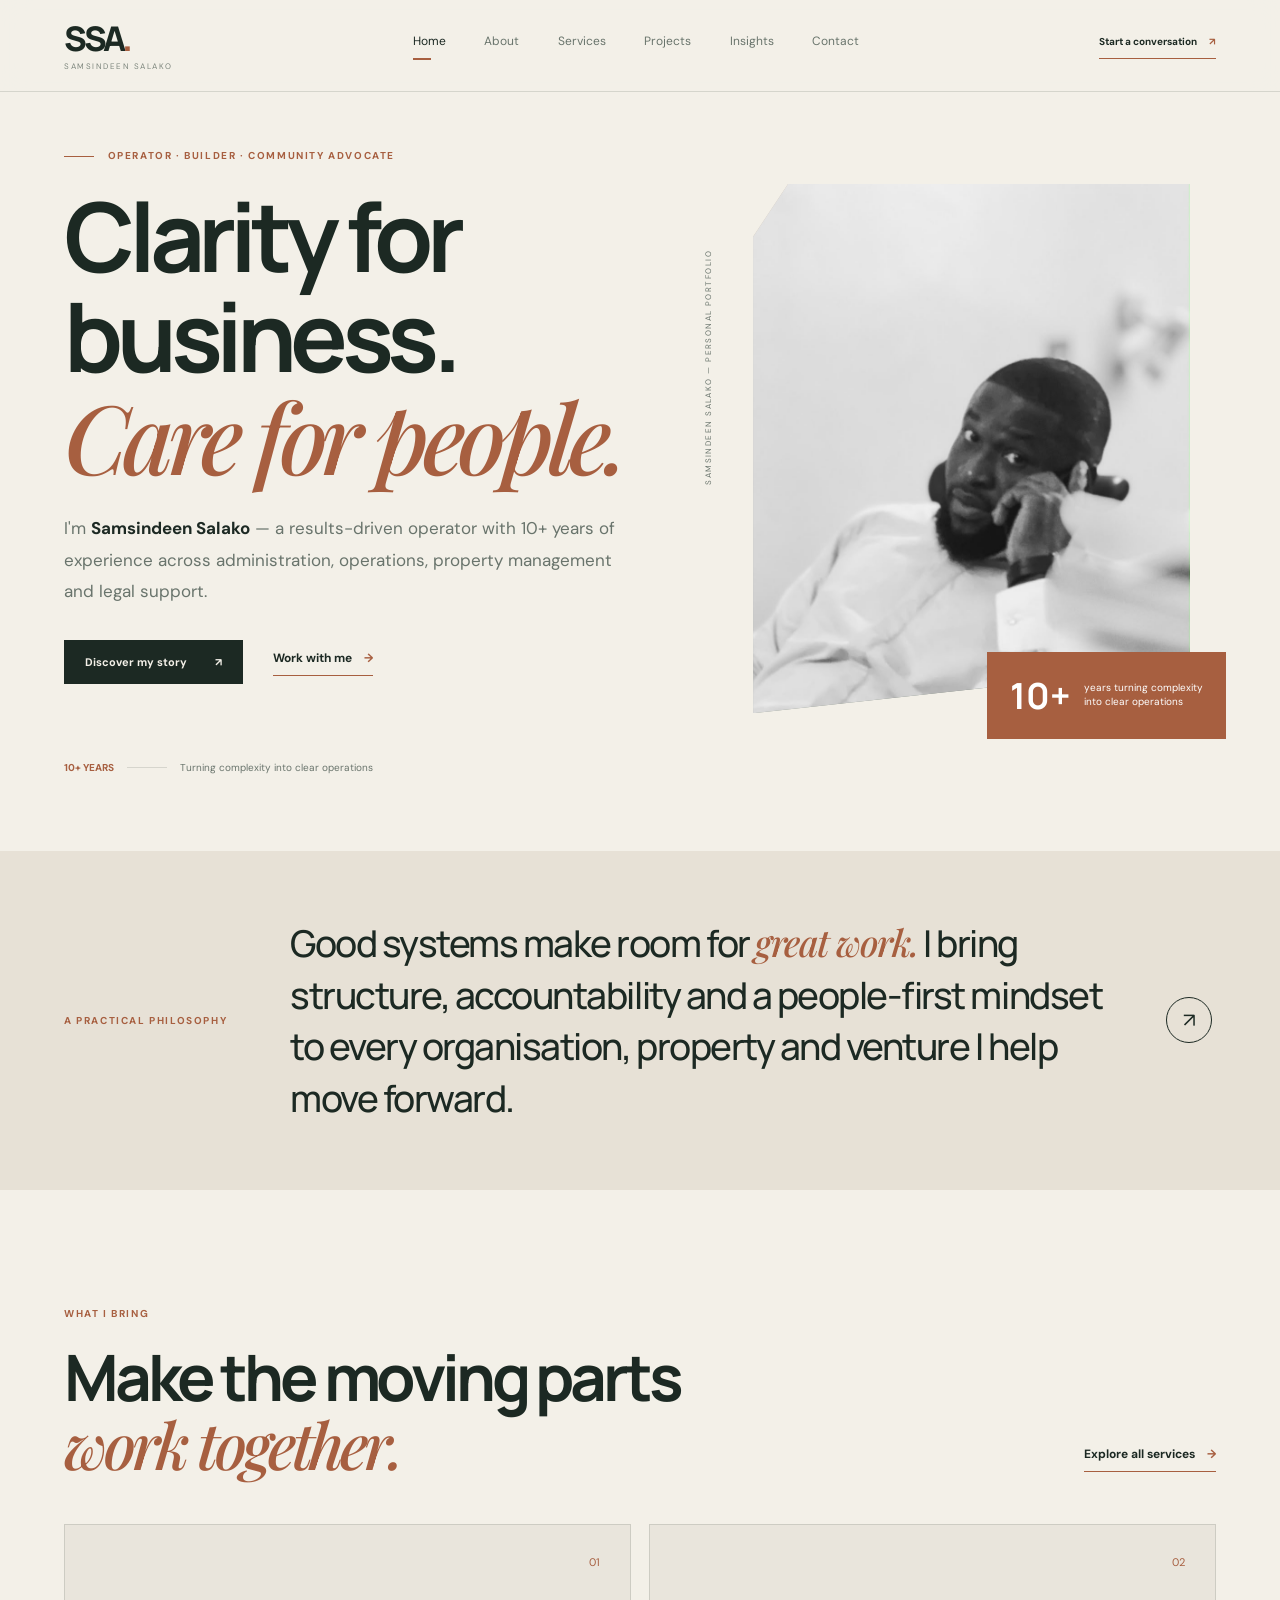
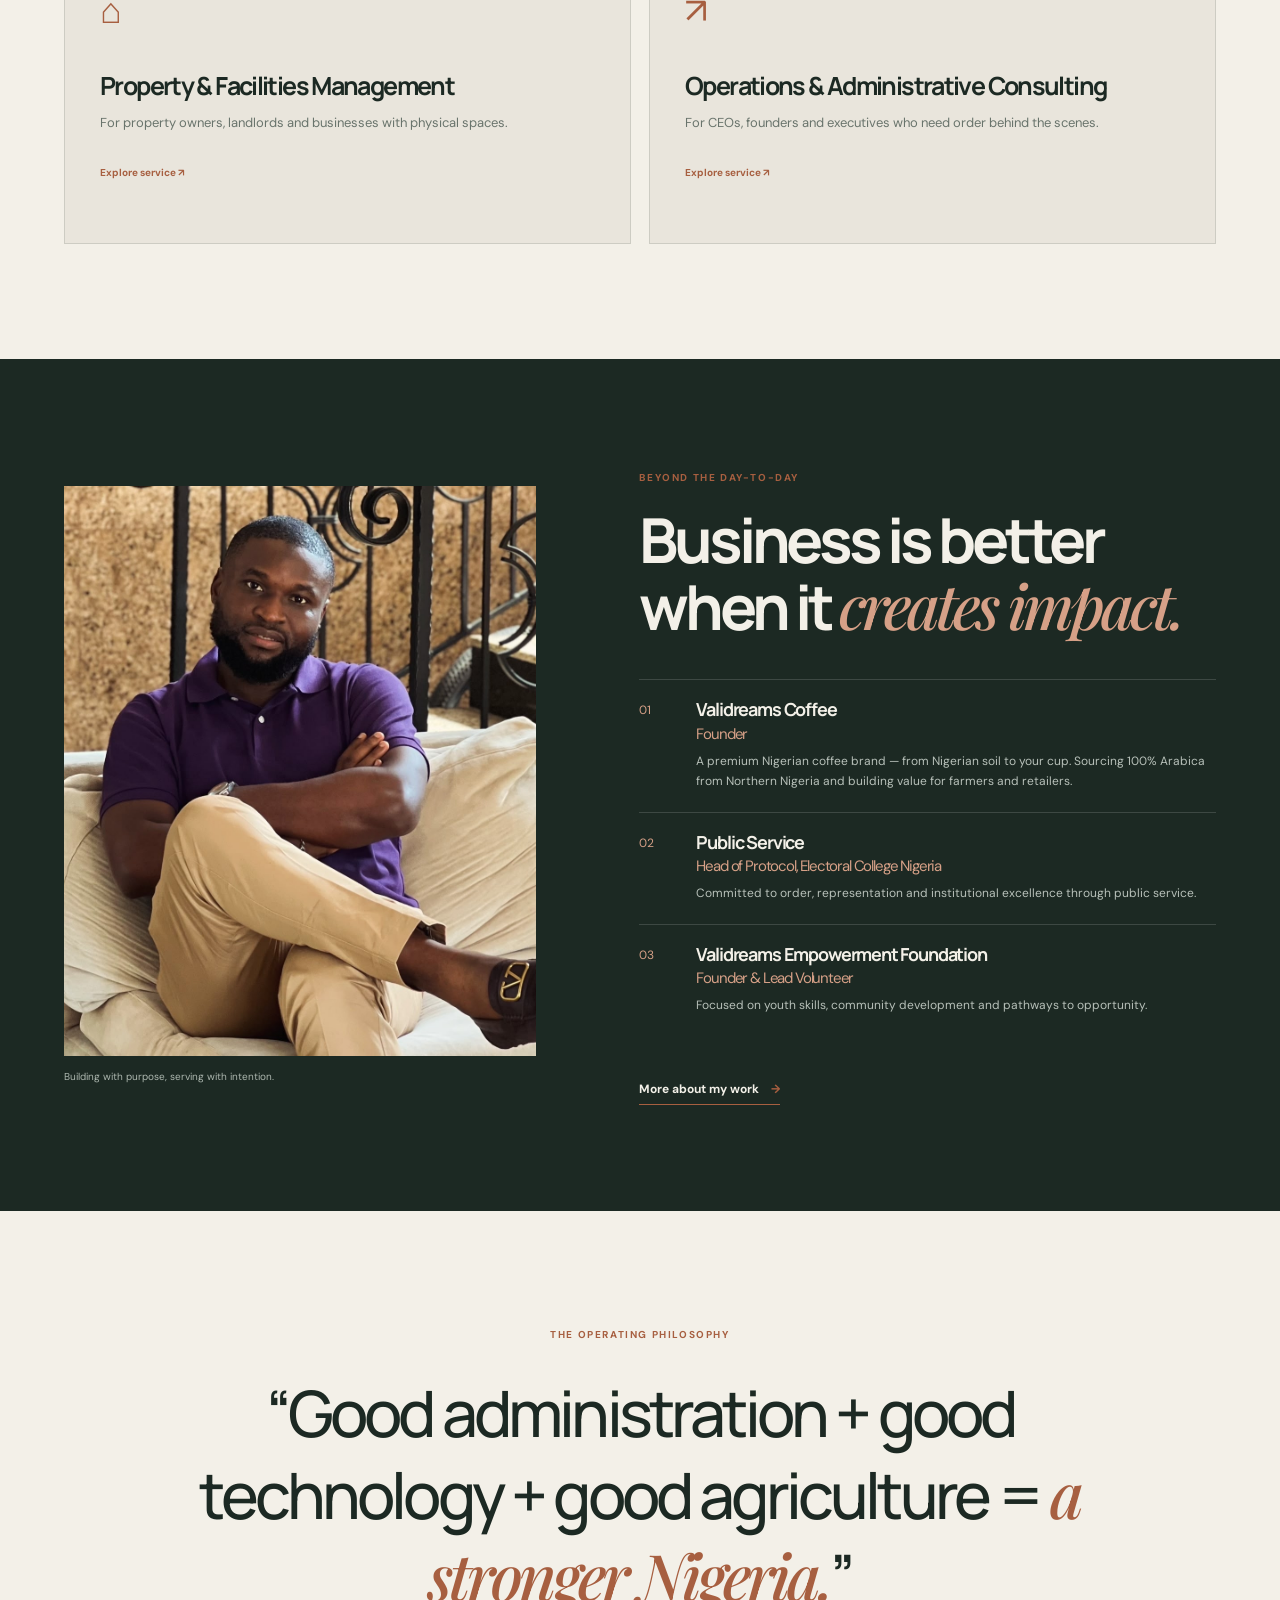
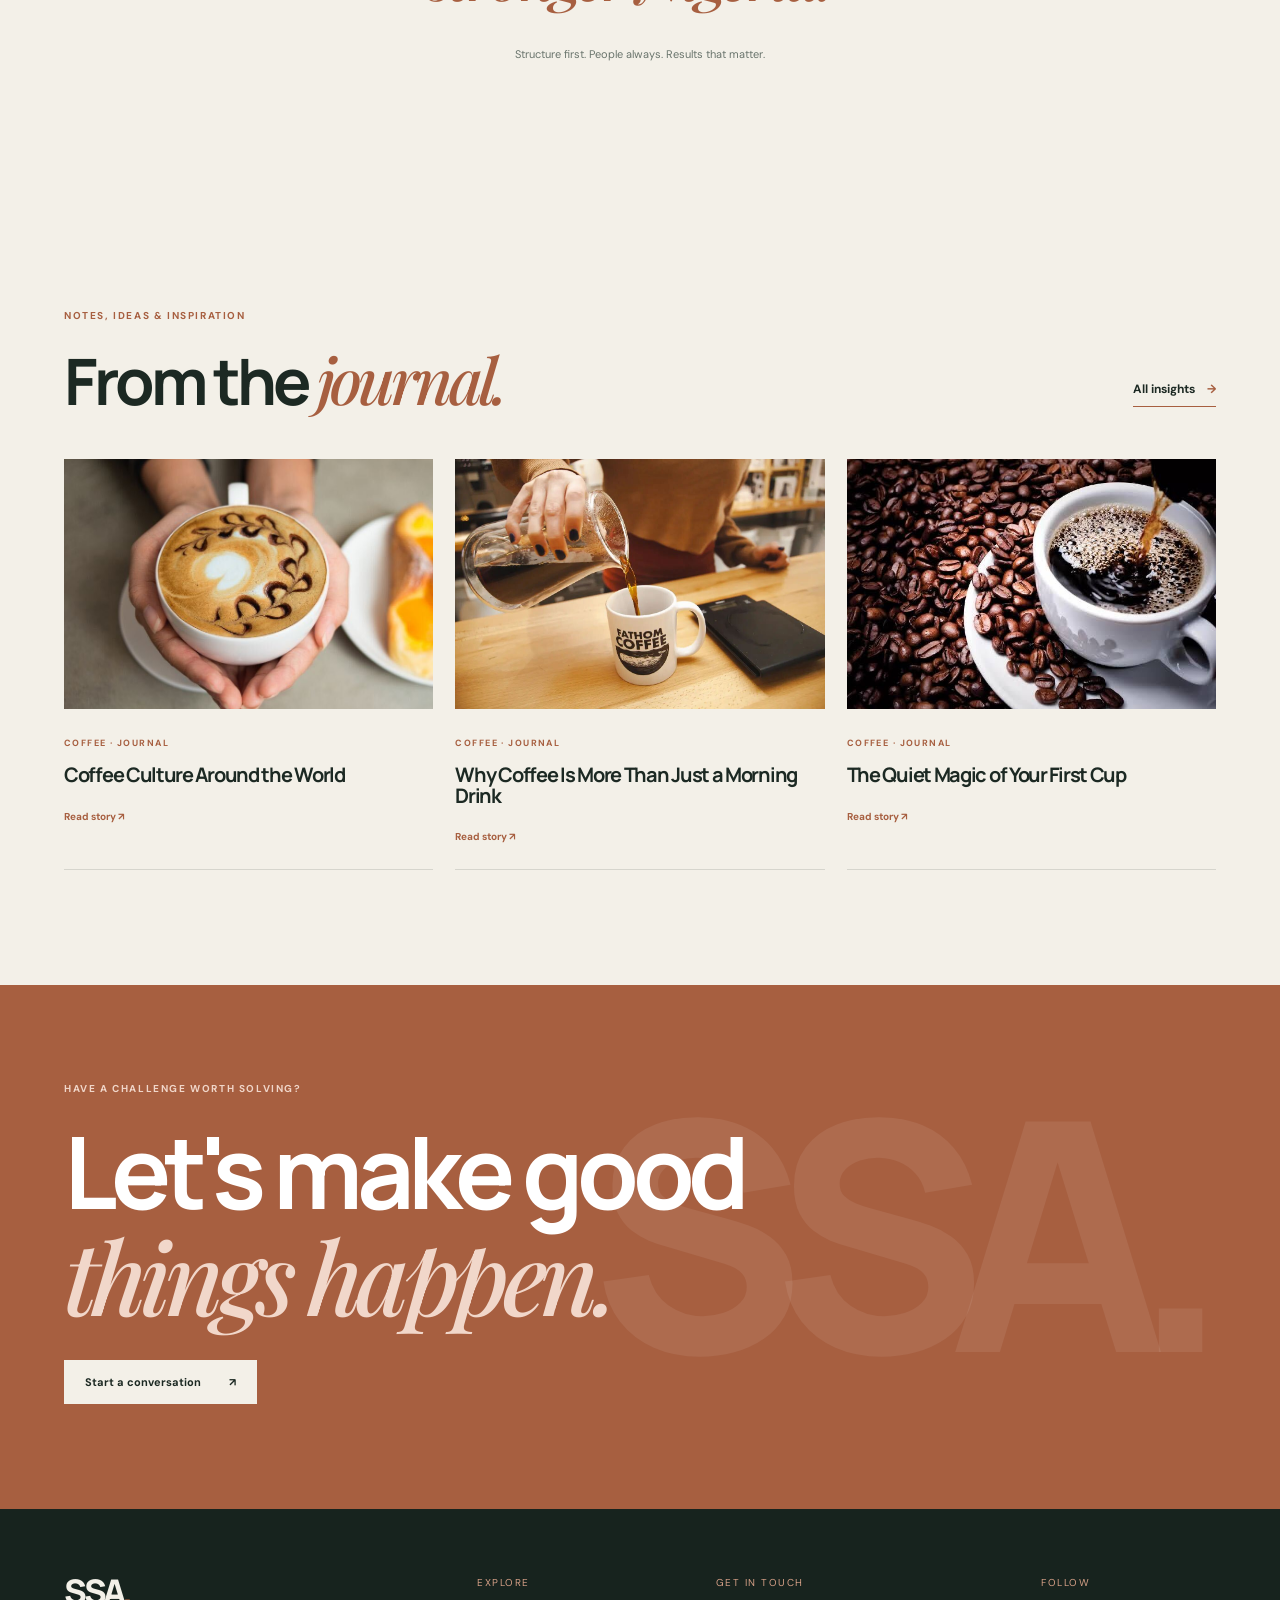
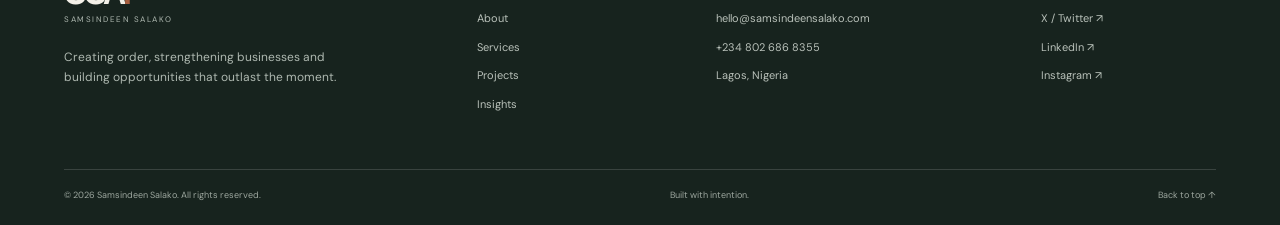
<file: index.html>
<!doctype html>
<html lang="en">
<head>
    <meta charset="utf-8">
    <meta name="viewport" content="width=device-width, initial-scale=1">
    <meta name="description" content="Samsindeen Salako — business operations, property management, consulting and community impact.">
    <title>Samsindeen Salako — Operator, Builder, Community Advocate</title>
    <link rel="preconnect" href="https://fonts.googleapis.com">
    <link rel="preconnect" href="https://fonts.gstatic.com" crossorigin>
    <link href="https://fonts.googleapis.com/css2?family=DM+Sans:wght@400;500;600;700&family=Manrope:wght@400;500;600;700;800&family=Playfair+Display:ital,wght@0,500;0,600;1,500&display=swap" rel="stylesheet">
    <link rel="stylesheet" href="css/style.css">
</head>
<body id="top">
<header class="site-header">
    <a class="brand" href="index.html" aria-label="Samsindeen Salako home">
        <span class="brand-mark">SSA<span>.</span></span>
        <span class="brand-caption">SAMSINDEEN SALAKO</span>
    </a>

    <button class="menu-toggle" type="button" aria-label="Toggle navigation" aria-expanded="false">
        <span></span><span></span>
    </button>

    <nav class="main-nav" aria-label="Main navigation">
                    <a
                href="index.html"
                class="active"
                aria-current="page"            >Home</a>
                    <a
                href="about.html"
                class=""
                            >About</a>
                    <a
                href="services.html"
                class=""
                            >Services</a>
                    <a
                href="projects.html"
                class=""
                            >Projects</a>
                    <a
                href="insights.html"
                class=""
                            >Insights</a>
                    <a
                href="contact.html"
                class=""
                            >Contact</a>
            </nav>

    <a class="header-cta" href="contact.html">Start a conversation <span>↗</span></a>
</header>
<main>
    <section class="hero section-wrap">
        <div class="hero-copy">
            <p class="eyebrow"><span class="eyebrow-line"></span> Operator · Builder · Community advocate</p>
            <h1>Clarity for business.<br><em>Care for people.</em></h1>
            <p class="hero-intro">I'm <strong>Samsindeen Salako</strong> — a results-driven operator with 10+ years of experience across administration, operations, property management and legal support.</p>
            <div class="hero-actions">
                <a class="button button-dark" href="about.html">Discover my story <span>↗</span></a>
                <a class="text-link" href="contact.html">Work with me <span>→</span></a>
            </div>
            <div class="hero-meta"><strong>10+ YEARS</strong><span></span> Turning complexity into clear operations</div>
        </div>

        <div class="hero-visual">
            <div class="image-frame hero-image"><img src="assets/images/portrait-hero.jpg" alt="Portrait of Samsindeen Salako"></div>
            <div class="hero-note"><strong>10+</strong><span>years turning complexity<br>into clear operations</span></div>
            <span class="vertical-label">SAMSINDEEN SALAKO — PERSONAL PORTFOLIO</span>
        </div>
    </section>

    <section class="intro-band">
        <div class="section-wrap intro-grid">
            <p class="eyebrow">A practical philosophy</p>
            <p>Good systems make room for <em>great work.</em> I bring structure, accountability and a people-first mindset to every organisation, property and venture I help move forward.</p>
            <a class="round-link" href="about.html" aria-label="Read about Samsindeen">↗</a>
        </div>
    </section>

    <section class="section-wrap section-padding">
        <div class="section-heading">
            <div><p class="eyebrow">What I bring</p><h2>Make the moving parts<br><em>work together.</em></h2></div>
            <a class="text-link" href="services.html">Explore all services <span>→</span></a>
        </div>

        <div class="service-grid">
                            <article class="service-card">
                    <span class="card-number">01</span>
                    <span class="service-symbol">⌂</span>
                    <h3>Property &amp; Facilities Management</h3>
                    <p>For property owners, landlords and businesses with physical spaces.</p>
                    <a href="services.html">Explore service <span>↗</span></a>
                </article>
                            <article class="service-card">
                    <span class="card-number">02</span>
                    <span class="service-symbol">↗</span>
                    <h3>Operations &amp; Administrative Consulting</h3>
                    <p>For CEOs, founders and executives who need order behind the scenes.</p>
                    <a href="services.html">Explore service <span>↗</span></a>
                </article>
                    </div>
    </section>

    <section class="venture-section">
        <div class="section-wrap venture-grid">
            <div class="venture-visual">
                <div class="image-frame"><img src="assets/images/portrait-about.jpg" alt="Samsindeen Salako at work"></div>
                <span class="image-caption">Building with purpose, serving with intention.</span>
            </div>
            <div class="venture-copy">
                <p class="eyebrow">Beyond the day-to-day</p>
                <h2>Business is better<br>when it <em>creates impact.</em></h2>
                <div class="venture-list">
                                            <article>
                            <span>01</span>
                            <div>
                                <h3>Validreams Coffee<small>Founder</small></h3>
                                <p>A premium Nigerian coffee brand — from Nigerian soil to your cup. Sourcing 100% Arabica from Northern Nigeria and building value for farmers and retailers.</p>
                            </div>
                        </article>
                                            <article>
                            <span>02</span>
                            <div>
                                <h3>Public Service<small>Head of Protocol, Electoral College Nigeria</small></h3>
                                <p>Committed to order, representation and institutional excellence through public service.</p>
                            </div>
                        </article>
                                            <article>
                            <span>03</span>
                            <div>
                                <h3>Validreams Empowerment Foundation<small>Founder &amp; Lead Volunteer</small></h3>
                                <p>Focused on youth skills, community development and pathways to opportunity.</p>
                            </div>
                        </article>
                                    </div>
                <a class="text-link text-link-light" href="about.html">More about my work <span>→</span></a>
            </div>
        </div>
    </section>

    <section class="quote-section section-wrap">
        <p class="eyebrow">The operating philosophy</p>
        <blockquote>“Good administration + good technology + good agriculture = <em>a stronger Nigeria.</em>”</blockquote>
        <span>Structure first. People always. Results that matter.</span>
    </section>

    <section class="section-wrap section-padding">
        <div class="section-heading">
            <div><p class="eyebrow">Notes, ideas & inspiration</p><h2>From the <em>journal.</em></h2></div>
            <a class="text-link" href="insights.html">All insights <span>→</span></a>
        </div>
        <div class="article-grid">
                            <a class="article-card" href="article-coffee-culture-around-the-world.html">
                    <div class="image-frame article-image"><img src="assets/images/coffee-01.jpg" alt="Coffee Culture Around the World"></div>
                    <span class="eyebrow">Coffee · Journal</span>
                    <h3>Coffee Culture Around the World</h3>
                    <span class="article-link">Read story ↗</span>
                </a>
                            <a class="article-card" href="article-why-coffee-is-more-than-a-morning-drink.html">
                    <div class="image-frame article-image"><img src="assets/images/coffee-02.jpg" alt="Why Coffee Is More Than Just a Morning Drink"></div>
                    <span class="eyebrow">Coffee · Journal</span>
                    <h3>Why Coffee Is More Than Just a Morning Drink</h3>
                    <span class="article-link">Read story ↗</span>
                </a>
                            <a class="article-card" href="article-the-quiet-magic-of-your-first-cup.html">
                    <div class="image-frame article-image"><img src="assets/images/coffee-03.jpg" alt="The Quiet Magic of Your First Cup"></div>
                    <span class="eyebrow">Coffee · Journal</span>
                    <h3>The Quiet Magic of Your First Cup</h3>
                    <span class="article-link">Read story ↗</span>
                </a>
                    </div>
    </section>

    <section class="closing-cta">
        <div class="section-wrap closing-inner">
            <p class="eyebrow">Have a challenge worth solving?</p>
            <h2>Let's make good<br><em>things happen.</em></h2>
            <a class="button button-light" href="contact.html">Start a conversation <span>↗</span></a>
            <span class="cta-watermark">SSA.</span>
        </div>
    </section>
</main>
<footer class="site-footer">
    <div class="footer-main">
        <div class="footer-intro">
            <a class="brand brand-footer" href="index.html">
                <span class="brand-mark">SSA<span>.</span></span>
                <span class="brand-caption">SAMSINDEEN SALAKO</span>
            </a>
            <p>Creating order, strengthening businesses and building opportunities that outlast the moment.</p>
        </div>

        <div class="footer-column">
            <span class="footer-label">Explore</span>
            <a href="about.html">About</a>
            <a href="services.html">Services</a>
            <a href="projects.html">Projects</a>
            <a href="insights.html">Insights</a>
        </div>

        <div class="footer-column">
            <span class="footer-label">Get in touch</span>
            <a href="mailto:hello@samsindeensalako.com">hello@samsindeensalako.com</a>
            <a href="tel:+2348026868355">+234 802 686 8355</a>
            <span>Lagos, Nigeria</span>
        </div>

        <div class="footer-column">
            <span class="footer-label">Follow</span>
            <a href="https://x.com/psalmxindynn?s=21" aria-label="X / Twitter">X / Twitter ↗</a>
            <a href="https://www.linkedin.com/in/samsindeensalako?utm_source=share_via&utm_content=profile&utm_medium=member_ios" aria-label="LinkedIn" target="_blank">LinkedIn ↗</a>
            <a href="https://www.instagram.com/psalmxindyn?rpxt=bHlhbTF5cHFtY3Zt" aria-label="Instagram">Instagram ↗</a>
        </div>
    </div>

    <div class="footer-bottom">
        <span>© 2026 Samsindeen Salako. All rights reserved.</span>
        <span>Built with intention.</span>
        <a href="#top">Back to top ↑</a>
    </div>
</footer>
<script src="js/main.js"></script>
</body>
</html>
</file>
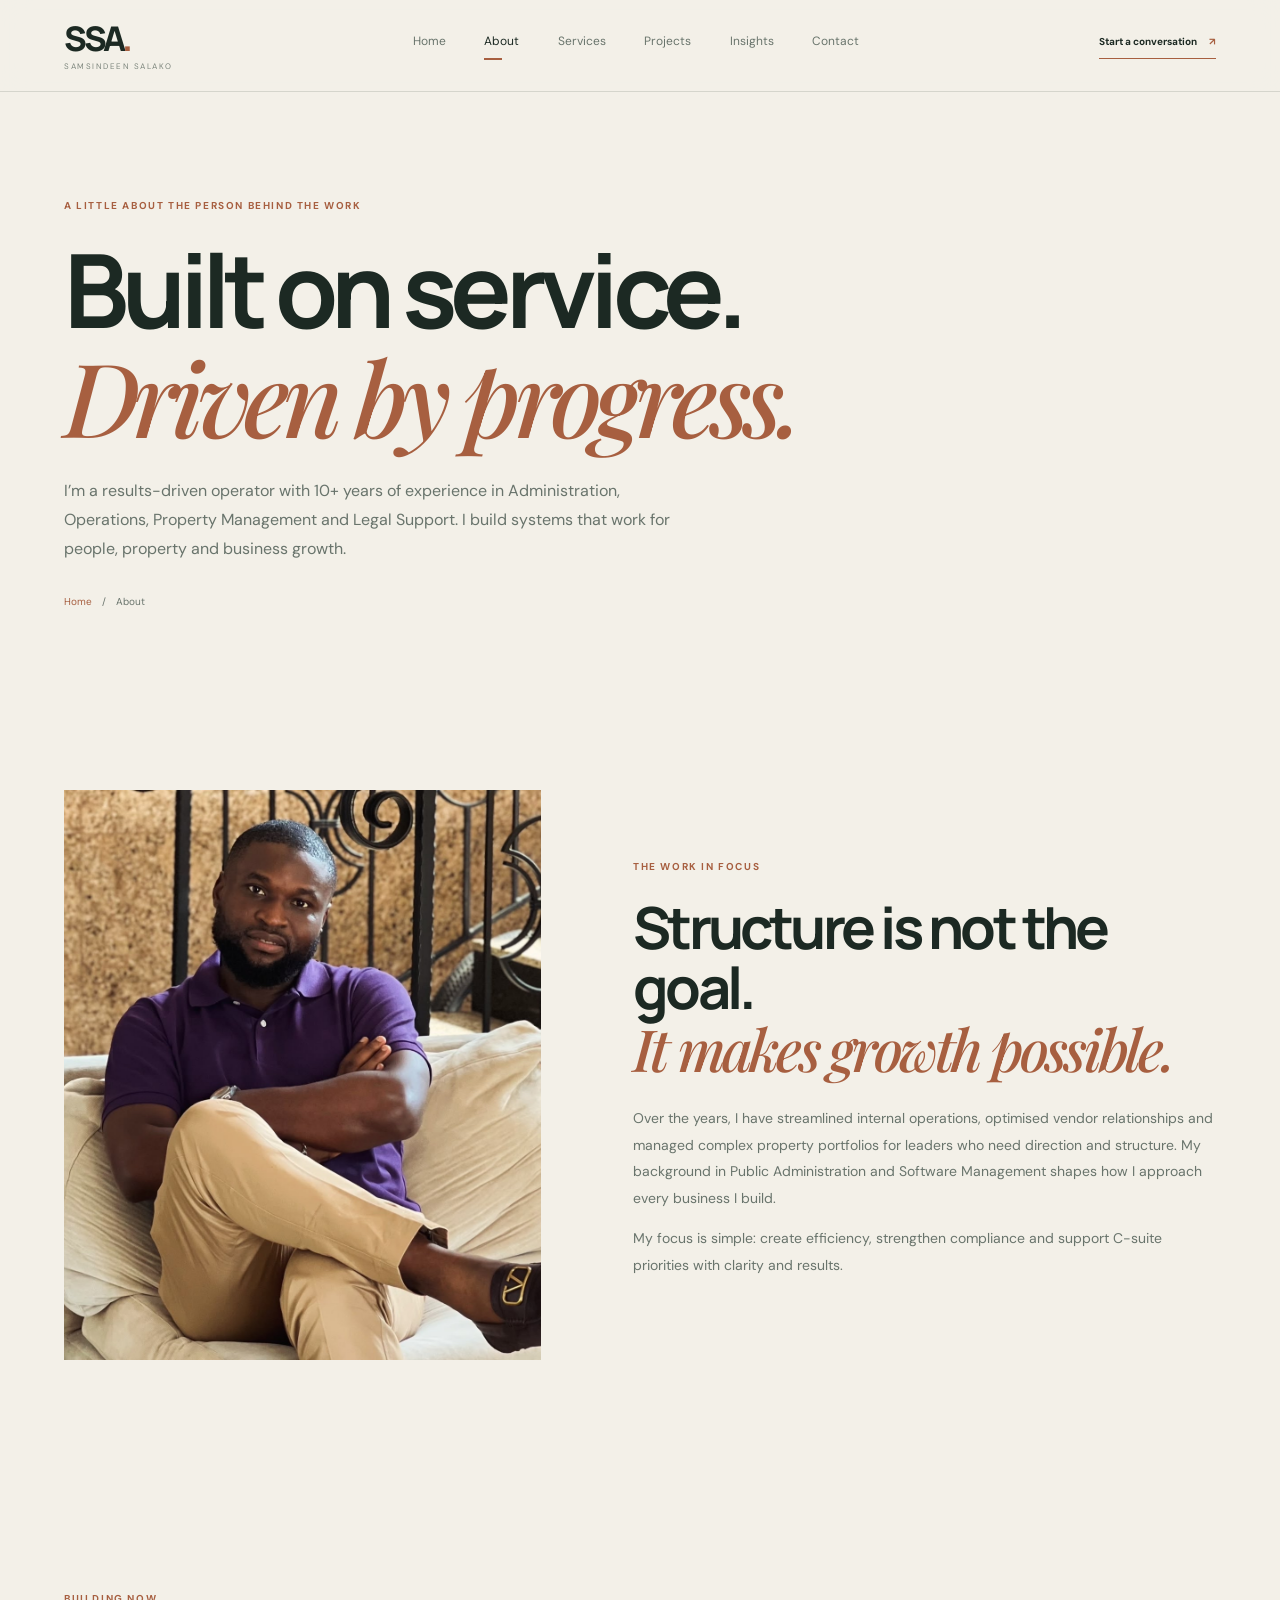
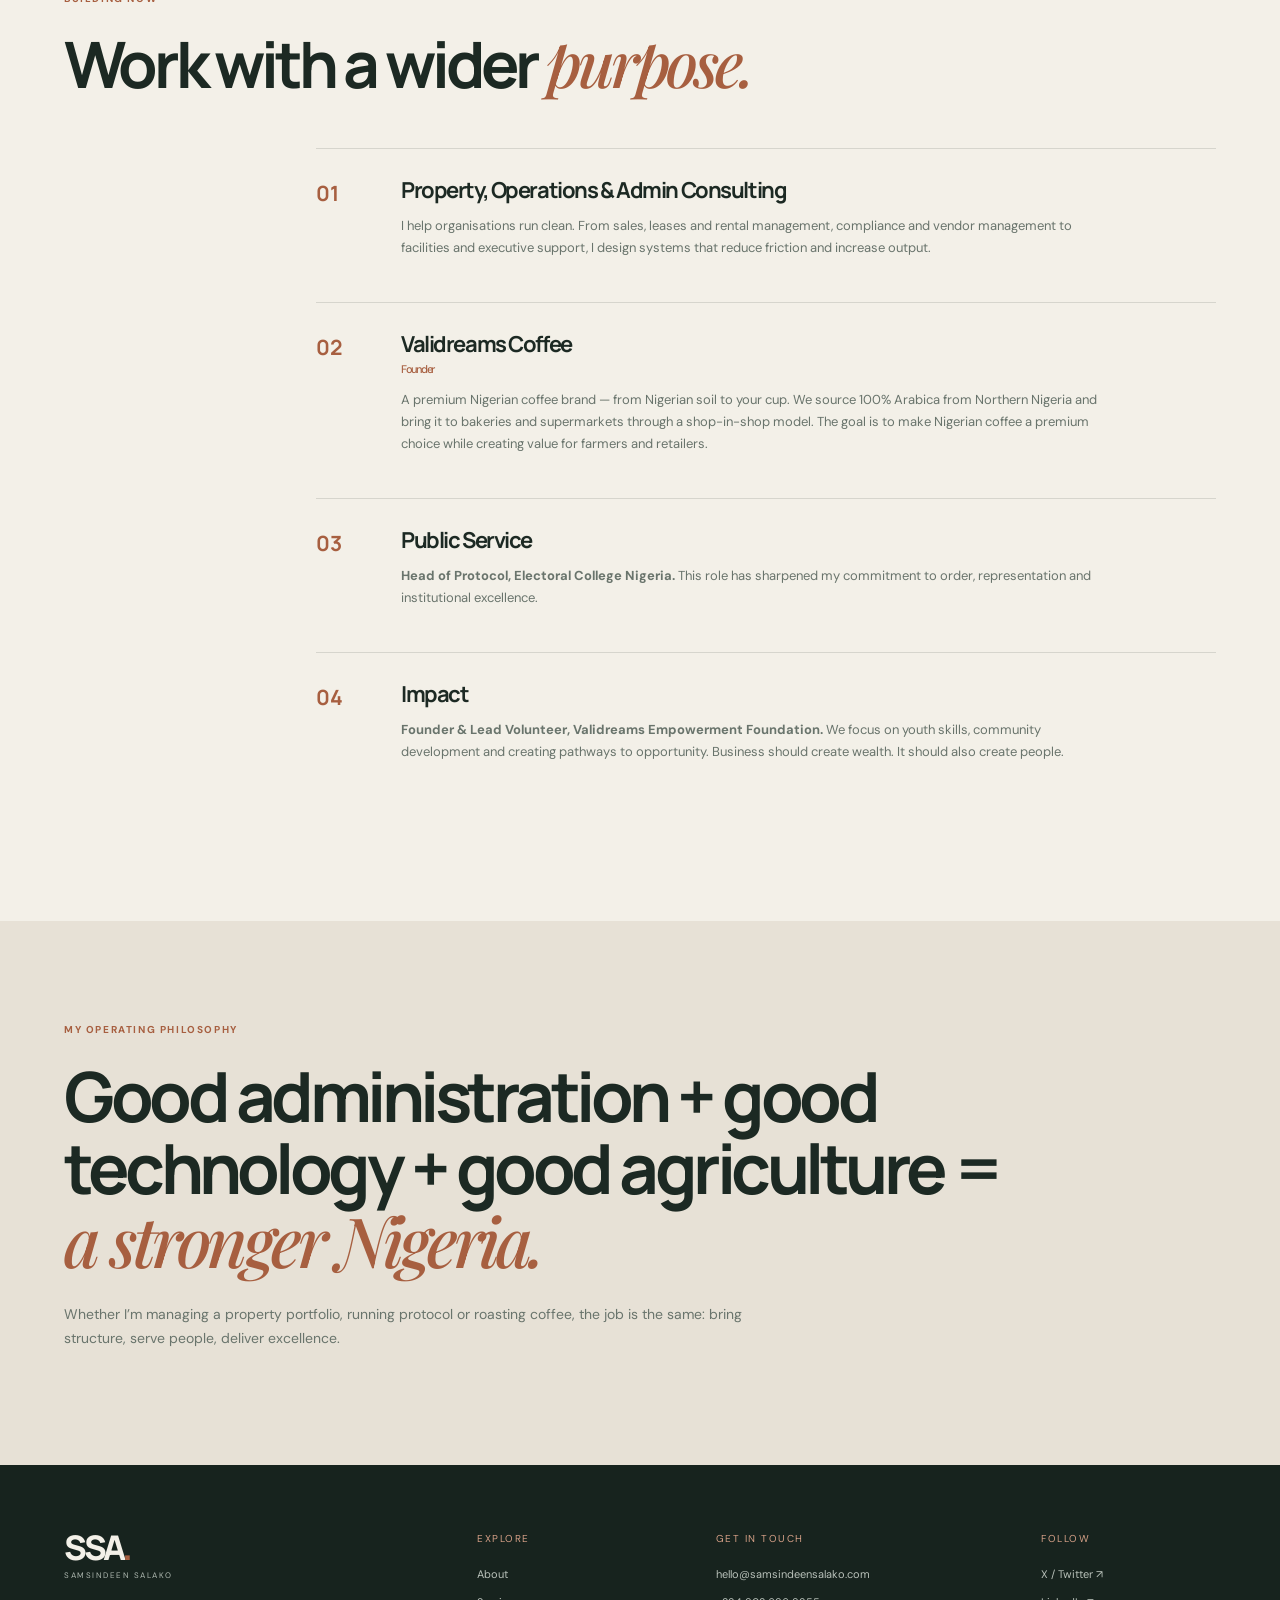
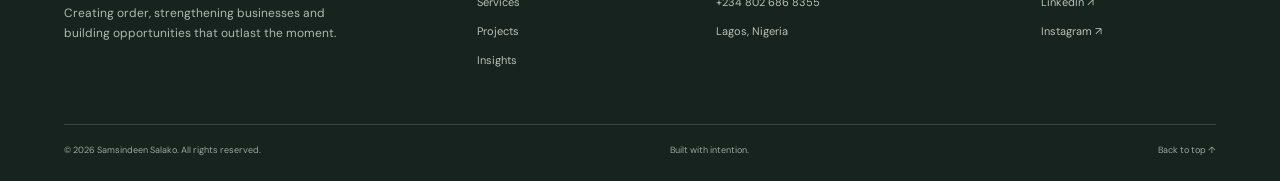
<file: about.html>
<!doctype html>
<html lang="en">
<head>
    <meta charset="utf-8">
    <meta name="viewport" content="width=device-width, initial-scale=1">
    <meta name="description" content="Samsindeen Salako — business operations, property management, consulting and community impact.">
    <title>About — Samsindeen Salako</title>
    <link rel="preconnect" href="https://fonts.googleapis.com">
    <link rel="preconnect" href="https://fonts.gstatic.com" crossorigin>
    <link href="https://fonts.googleapis.com/css2?family=DM+Sans:wght@400;500;600;700&family=Manrope:wght@400;500;600;700;800&family=Playfair+Display:ital,wght@0,500;0,600;1,500&display=swap" rel="stylesheet">
    <link rel="stylesheet" href="css/style.css">
</head>
<body id="top">
<header class="site-header">
    <a class="brand" href="index.html" aria-label="Samsindeen Salako home">
        <span class="brand-mark">SSA<span>.</span></span>
        <span class="brand-caption">SAMSINDEEN SALAKO</span>
    </a>

    <button class="menu-toggle" type="button" aria-label="Toggle navigation" aria-expanded="false">
        <span></span><span></span>
    </button>

    <nav class="main-nav" aria-label="Main navigation">
                    <a
                href="index.html"
                class=""
                            >Home</a>
                    <a
                href="about.html"
                class="active"
                aria-current="page"            >About</a>
                    <a
                href="services.html"
                class=""
                            >Services</a>
                    <a
                href="projects.html"
                class=""
                            >Projects</a>
                    <a
                href="insights.html"
                class=""
                            >Insights</a>
                    <a
                href="contact.html"
                class=""
                            >Contact</a>
            </nav>

    <a class="header-cta" href="contact.html">Start a conversation <span>↗</span></a>
</header>
<main>
        <section class="page-hero section-wrap">
        <p class="eyebrow">A little about the person behind the work</p>
        <h1>Built on service.<br><em>Driven by progress.</em></h1>
        <p class="page-lede">I’m a results-driven operator with 10+ years of experience in Administration, Operations, Property Management and Legal Support. I build systems that work for people, property and business growth.</p>
        <div class="breadcrumb">
            <a href="index.html">Home</a>
            <span>/</span>
            <span>About</span>
        </div>
    </section>
    
    <section class="section-wrap about-feature section-padding">
        <div class="image-frame about-portrait"><img src="assets/images/portrait-about.jpg" alt="Samsindeen Salako"></div>
        <div class="about-copy">
            <p class="eyebrow">The work in focus</p>
            <h2>Structure is not the goal.<br><em>It makes growth possible.</em></h2>
            <p>Over the years, I have streamlined internal operations, optimised vendor relationships and managed complex property portfolios for leaders who need direction and structure. My background in Public Administration and Software Management shapes how I approach every business I build.</p>
            <p>My focus is simple: create efficiency, strengthen compliance and support C-suite priorities with clarity and results.</p>
        </div>
    </section>

    <section class="section-wrap section-padding">
        <p class="eyebrow">Building now</p>
        <h2>Work with a wider <em>purpose.</em></h2>
        <div class="timeline">
            <article><span>01</span><div><h3>Property, Operations & Admin Consulting</h3><p>I help organisations run clean. From sales, leases and rental management, compliance and vendor management to facilities and executive support, I design systems that reduce friction and increase output.</p></div></article>
            <article><span>02</span><div><h3>Validreams Coffee <small>Founder</small></h3><p>A premium Nigerian coffee brand — from Nigerian soil to your cup. We source 100% Arabica from Northern Nigeria and bring it to bakeries and supermarkets through a shop-in-shop model. The goal is to make Nigerian coffee a premium choice while creating value for farmers and retailers.</p></div></article>
            <article><span>03</span><div><h3>Public Service</h3><p><strong>Head of Protocol, Electoral College Nigeria.</strong> This role has sharpened my commitment to order, representation and institutional excellence.</p></div></article>
            <article><span>04</span><div><h3>Impact</h3><p><strong>Founder & Lead Volunteer, Validreams Empowerment Foundation.</strong> We focus on youth skills, community development and creating pathways to opportunity. Business should create wealth. It should also create people.</p></div></article>
        </div>
    </section>

    <section class="belief-band">
        <div class="section-wrap">
            <p class="eyebrow">My operating philosophy</p>
            <h2>Good administration + good technology + good agriculture = <em>a stronger Nigeria.</em></h2>
            <p>Whether I’m managing a property portfolio, running protocol or roasting coffee, the job is the same: bring structure, serve people, deliver excellence.</p>
        </div>
    </section>
</main>
<footer class="site-footer">
    <div class="footer-main">
        <div class="footer-intro">
            <a class="brand brand-footer" href="index.html">
                <span class="brand-mark">SSA<span>.</span></span>
                <span class="brand-caption">SAMSINDEEN SALAKO</span>
            </a>
            <p>Creating order, strengthening businesses and building opportunities that outlast the moment.</p>
        </div>

        <div class="footer-column">
            <span class="footer-label">Explore</span>
            <a href="about.html">About</a>
            <a href="services.html">Services</a>
            <a href="projects.html">Projects</a>
            <a href="insights.html">Insights</a>
        </div>

        <div class="footer-column">
            <span class="footer-label">Get in touch</span>
            <a href="mailto:hello@samsindeensalako.com">hello@samsindeensalako.com</a>
            <a href="tel:+2348026868355">+234 802 686 8355</a>
            <span>Lagos, Nigeria</span>
        </div>

        <div class="footer-column">
            <span class="footer-label">Follow</span>
            <a href="https://x.com/psalmxindynn?s=21" aria-label="X / Twitter">X / Twitter ↗</a>
            <a href="https://www.linkedin.com/in/samsindeensalako?utm_source=share_via&utm_content=profile&utm_medium=member_ios" aria-label="LinkedIn" target="_blank">LinkedIn ↗</a>
            <a href="https://www.instagram.com/psalmxindyn?rpxt=bHlhbTF5cHFtY3Zt" aria-label="Instagram">Instagram ↗</a>
        </div>
    </div>

    <div class="footer-bottom">
        <span>© 2026 Samsindeen Salako. All rights reserved.</span>
        <span>Built with intention.</span>
        <a href="#top">Back to top ↑</a>
    </div>
</footer>
<script src="js/main.js"></script>
</body>
</html>
</file>
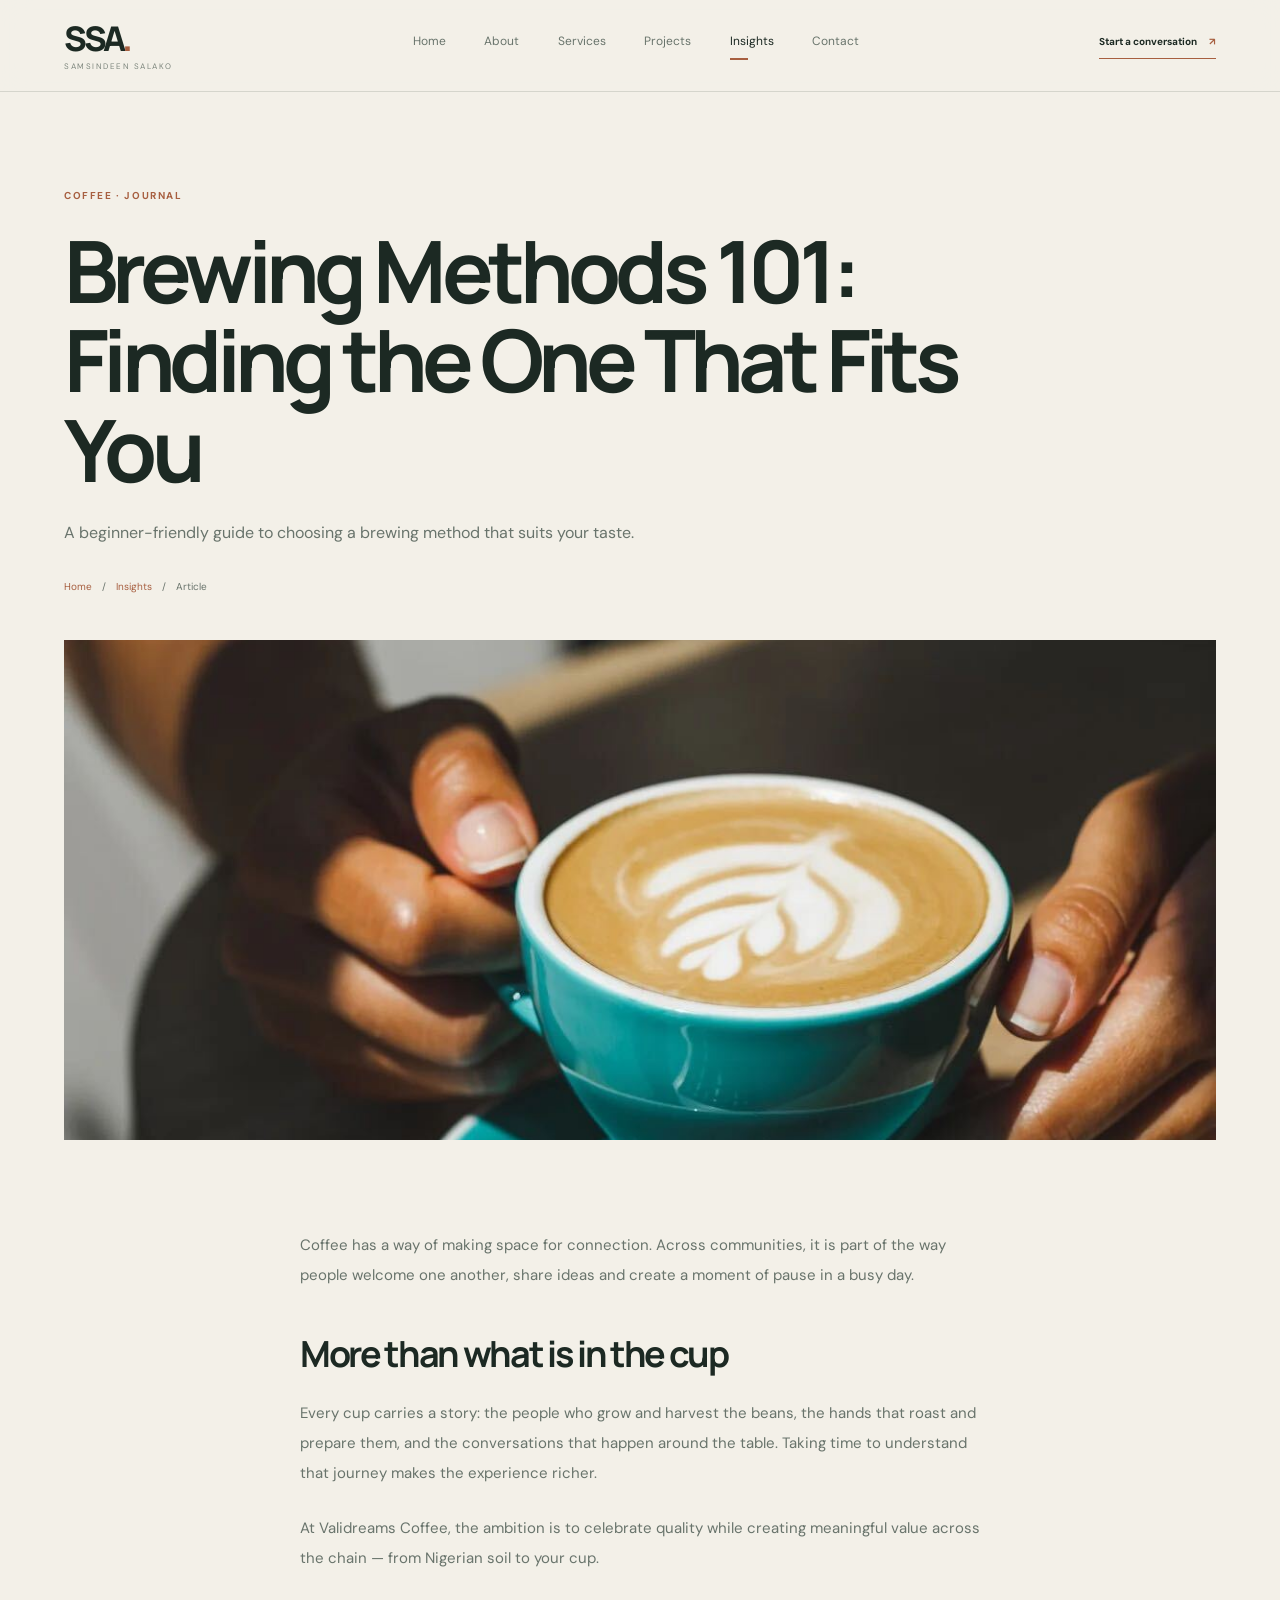
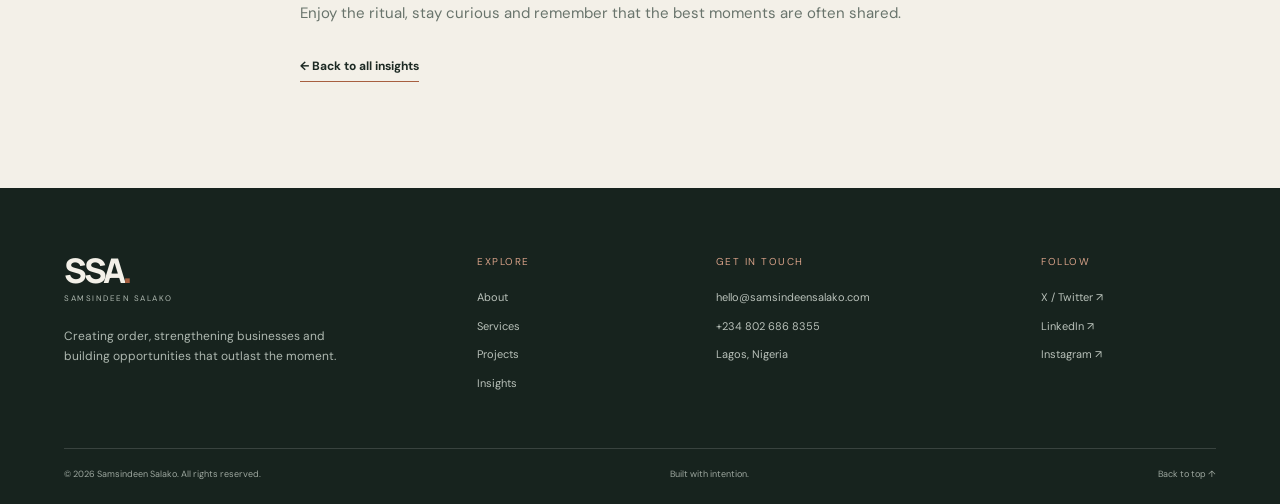
<file: article-brewing-methods-101.html>
<!doctype html>
<html lang="en">
<head>
    <meta charset="utf-8">
    <meta name="viewport" content="width=device-width, initial-scale=1">
    <meta name="description" content="Samsindeen Salako — business operations, property management, consulting and community impact.">
    <title>Brewing Methods 101: Finding the One That Fits You — Samsindeen Salako</title>
    <link rel="preconnect" href="https://fonts.googleapis.com">
    <link rel="preconnect" href="https://fonts.gstatic.com" crossorigin>
    <link href="https://fonts.googleapis.com/css2?family=DM+Sans:wght@400;500;600;700&family=Manrope:wght@400;500;600;700;800&family=Playfair+Display:ital,wght@0,500;0,600;1,500&display=swap" rel="stylesheet">
    <link rel="stylesheet" href="css/style.css">
</head>
<body id="top">
<header class="site-header">
    <a class="brand" href="index.html" aria-label="Samsindeen Salako home">
        <span class="brand-mark">SSA<span>.</span></span>
        <span class="brand-caption">SAMSINDEEN SALAKO</span>
    </a>

    <button class="menu-toggle" type="button" aria-label="Toggle navigation" aria-expanded="false">
        <span></span><span></span>
    </button>

    <nav class="main-nav" aria-label="Main navigation">
                    <a
                href="index.html"
                class=""
                            >Home</a>
                    <a
                href="about.html"
                class=""
                            >About</a>
                    <a
                href="services.html"
                class=""
                            >Services</a>
                    <a
                href="projects.html"
                class=""
                            >Projects</a>
                    <a
                href="insights.html"
                class="active"
                aria-current="page"            >Insights</a>
                    <a
                href="contact.html"
                class=""
                            >Contact</a>
            </nav>

    <a class="header-cta" href="contact.html">Start a conversation <span>↗</span></a>
</header>
<main>
            <section class="section-wrap article-hero">
            <p class="eyebrow">Coffee · Journal</p>
            <h1>Brewing Methods 101: Finding the One That Fits You</h1>
            <p class="page-lede">A beginner-friendly guide to choosing a brewing method that suits your taste.</p>
            <div class="breadcrumb"><a href="index.html">Home</a><span>/</span><a href="insights.html">Insights</a><span>/</span>Article</div>
            <div class="image-frame article-cover"><img src="assets/images/coffee-04.jpg" alt="Brewing Methods 101: Finding the One That Fits You"></div>
        </section>

        <article class="article-body">
            <p>Coffee has a way of making space for connection. Across communities, it is part of the way people welcome one another, share ideas and create a moment of pause in a busy day.</p>
            <h2>More than what is in the cup</h2>
            <p>Every cup carries a story: the people who grow and harvest the beans, the hands that roast and prepare them, and the conversations that happen around the table. Taking time to understand that journey makes the experience richer.</p>
            <p>At Validreams Coffee, the ambition is to celebrate quality while creating meaningful value across the chain — from Nigerian soil to your cup.</p>
            <p>Enjoy the ritual, stay curious and remember that the best moments are often shared.</p>
            <a class="text-link" href="insights.html">← Back to all insights</a>
        </article>
    </main>
<footer class="site-footer">
    <div class="footer-main">
        <div class="footer-intro">
            <a class="brand brand-footer" href="index.html">
                <span class="brand-mark">SSA<span>.</span></span>
                <span class="brand-caption">SAMSINDEEN SALAKO</span>
            </a>
            <p>Creating order, strengthening businesses and building opportunities that outlast the moment.</p>
        </div>

        <div class="footer-column">
            <span class="footer-label">Explore</span>
            <a href="about.html">About</a>
            <a href="services.html">Services</a>
            <a href="projects.html">Projects</a>
            <a href="insights.html">Insights</a>
        </div>

        <div class="footer-column">
            <span class="footer-label">Get in touch</span>
            <a href="mailto:hello@samsindeensalako.com">hello@samsindeensalako.com</a>
            <a href="tel:+2348026868355">+234 802 686 8355</a>
            <span>Lagos, Nigeria</span>
        </div>

        <div class="footer-column">
            <span class="footer-label">Follow</span>
            <a href="https://x.com/psalmxindynn?s=21" aria-label="X / Twitter">X / Twitter ↗</a>
            <a href="https://www.linkedin.com/in/samsindeensalako?utm_source=share_via&utm_content=profile&utm_medium=member_ios" aria-label="LinkedIn" target="_blank">LinkedIn ↗</a>
            <a href="https://www.instagram.com/psalmxindyn?rpxt=bHlhbTF5cHFtY3Zt" aria-label="Instagram">Instagram ↗</a>
        </div>
    </div>

    <div class="footer-bottom">
        <span>© 2026 Samsindeen Salako. All rights reserved.</span>
        <span>Built with intention.</span>
        <a href="#top">Back to top ↑</a>
    </div>
</footer>
<script src="js/main.js"></script>
</body>
</html>
</file>
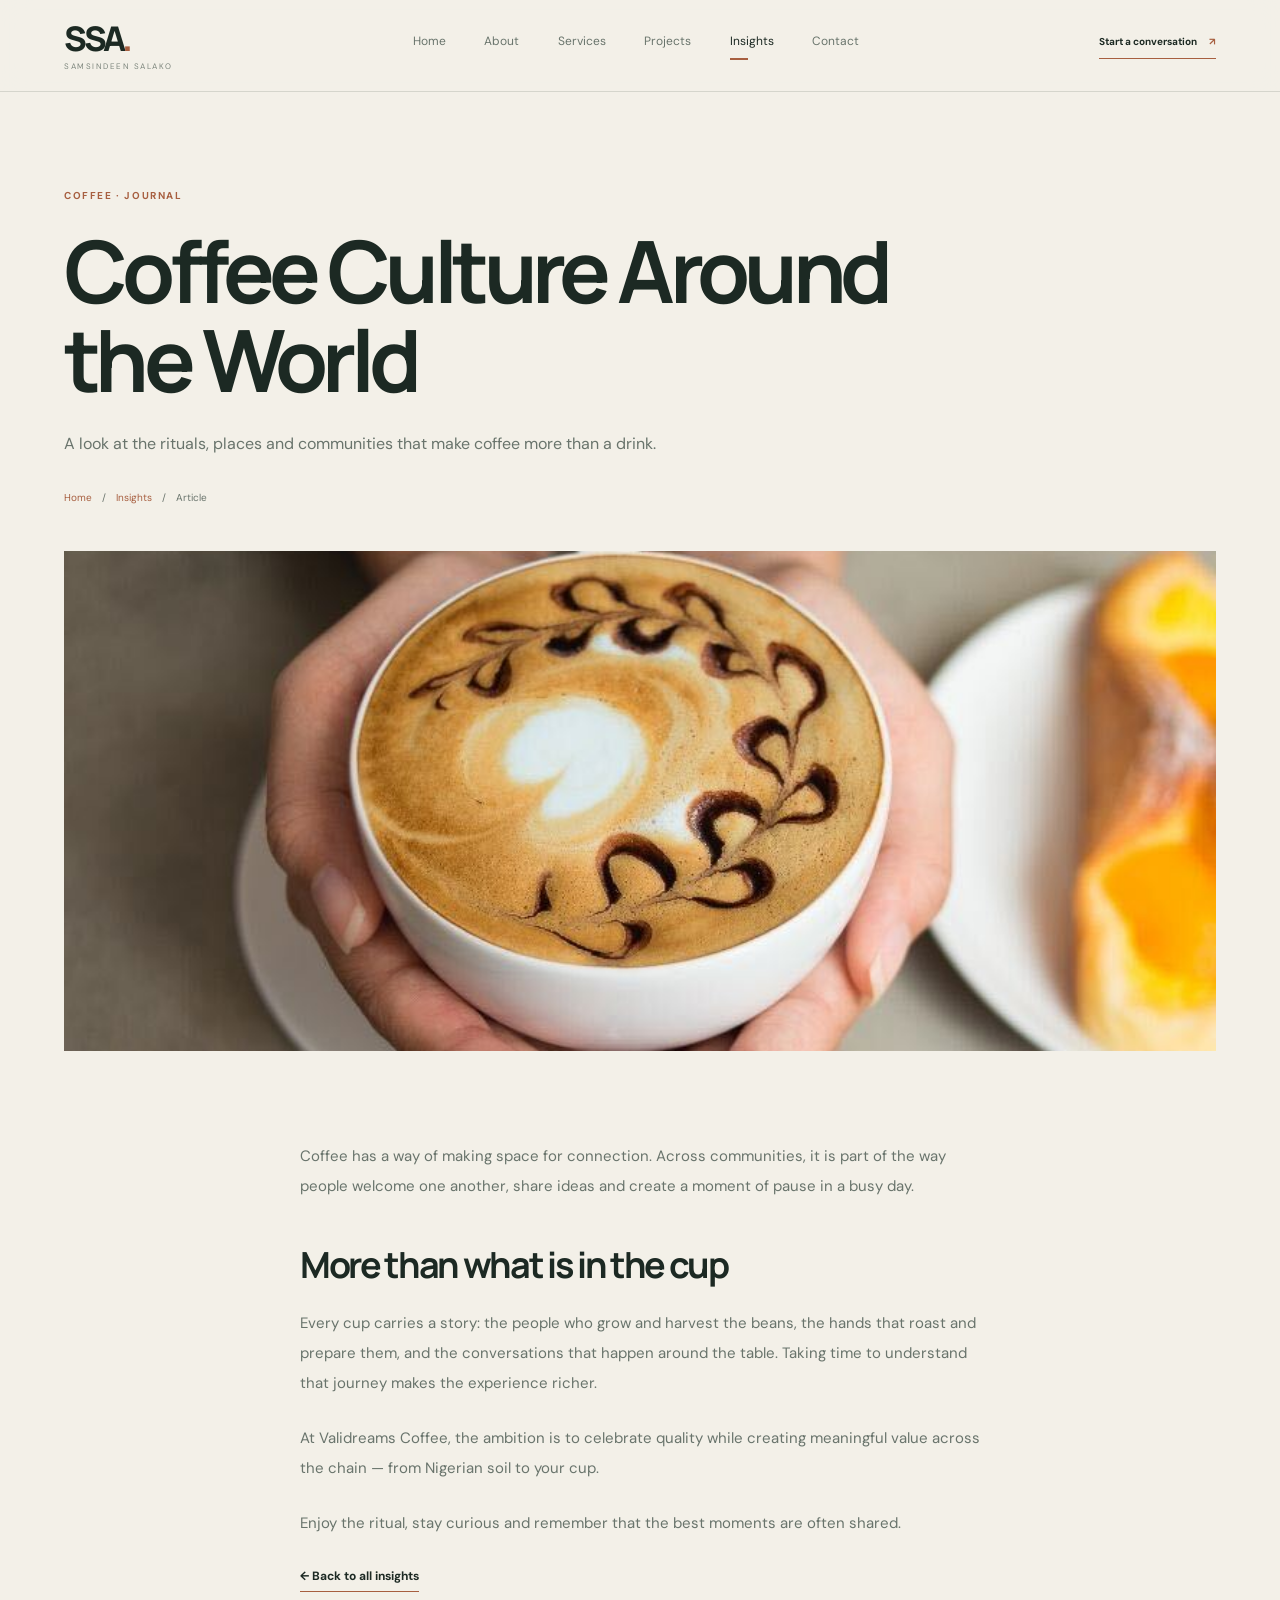
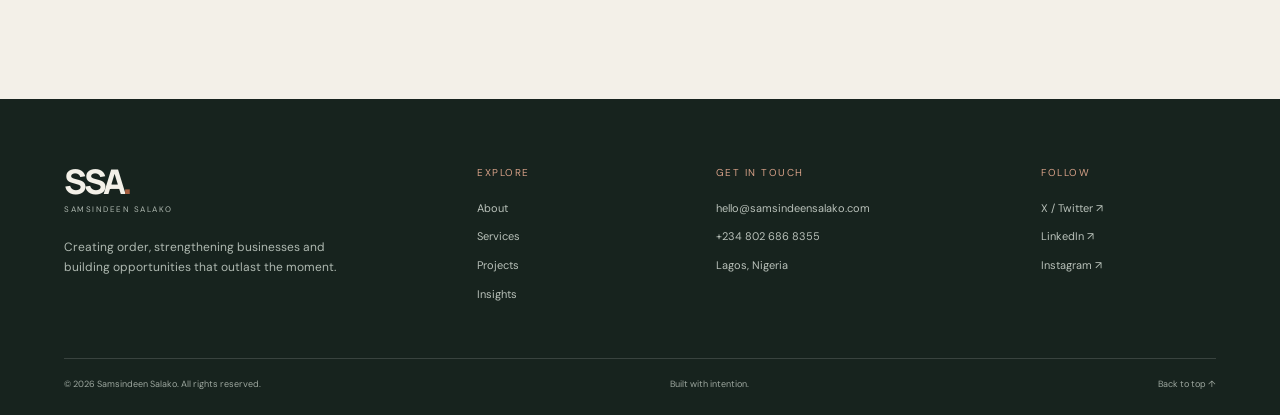
<file: article-coffee-culture-around-the-world.html>
<!doctype html>
<html lang="en">
<head>
    <meta charset="utf-8">
    <meta name="viewport" content="width=device-width, initial-scale=1">
    <meta name="description" content="Samsindeen Salako — business operations, property management, consulting and community impact.">
    <title>Coffee Culture Around the World — Samsindeen Salako</title>
    <link rel="preconnect" href="https://fonts.googleapis.com">
    <link rel="preconnect" href="https://fonts.gstatic.com" crossorigin>
    <link href="https://fonts.googleapis.com/css2?family=DM+Sans:wght@400;500;600;700&family=Manrope:wght@400;500;600;700;800&family=Playfair+Display:ital,wght@0,500;0,600;1,500&display=swap" rel="stylesheet">
    <link rel="stylesheet" href="css/style.css">
</head>
<body id="top">
<header class="site-header">
    <a class="brand" href="index.html" aria-label="Samsindeen Salako home">
        <span class="brand-mark">SSA<span>.</span></span>
        <span class="brand-caption">SAMSINDEEN SALAKO</span>
    </a>

    <button class="menu-toggle" type="button" aria-label="Toggle navigation" aria-expanded="false">
        <span></span><span></span>
    </button>

    <nav class="main-nav" aria-label="Main navigation">
                    <a
                href="index.html"
                class=""
                            >Home</a>
                    <a
                href="about.html"
                class=""
                            >About</a>
                    <a
                href="services.html"
                class=""
                            >Services</a>
                    <a
                href="projects.html"
                class=""
                            >Projects</a>
                    <a
                href="insights.html"
                class="active"
                aria-current="page"            >Insights</a>
                    <a
                href="contact.html"
                class=""
                            >Contact</a>
            </nav>

    <a class="header-cta" href="contact.html">Start a conversation <span>↗</span></a>
</header>
<main>
            <section class="section-wrap article-hero">
            <p class="eyebrow">Coffee · Journal</p>
            <h1>Coffee Culture Around the World</h1>
            <p class="page-lede">A look at the rituals, places and communities that make coffee more than a drink.</p>
            <div class="breadcrumb"><a href="index.html">Home</a><span>/</span><a href="insights.html">Insights</a><span>/</span>Article</div>
            <div class="image-frame article-cover"><img src="assets/images/coffee-01.jpg" alt="Coffee Culture Around the World"></div>
        </section>

        <article class="article-body">
            <p>Coffee has a way of making space for connection. Across communities, it is part of the way people welcome one another, share ideas and create a moment of pause in a busy day.</p>
            <h2>More than what is in the cup</h2>
            <p>Every cup carries a story: the people who grow and harvest the beans, the hands that roast and prepare them, and the conversations that happen around the table. Taking time to understand that journey makes the experience richer.</p>
            <p>At Validreams Coffee, the ambition is to celebrate quality while creating meaningful value across the chain — from Nigerian soil to your cup.</p>
            <p>Enjoy the ritual, stay curious and remember that the best moments are often shared.</p>
            <a class="text-link" href="insights.html">← Back to all insights</a>
        </article>
    </main>
<footer class="site-footer">
    <div class="footer-main">
        <div class="footer-intro">
            <a class="brand brand-footer" href="index.html">
                <span class="brand-mark">SSA<span>.</span></span>
                <span class="brand-caption">SAMSINDEEN SALAKO</span>
            </a>
            <p>Creating order, strengthening businesses and building opportunities that outlast the moment.</p>
        </div>

        <div class="footer-column">
            <span class="footer-label">Explore</span>
            <a href="about.html">About</a>
            <a href="services.html">Services</a>
            <a href="projects.html">Projects</a>
            <a href="insights.html">Insights</a>
        </div>

        <div class="footer-column">
            <span class="footer-label">Get in touch</span>
            <a href="mailto:hello@samsindeensalako.com">hello@samsindeensalako.com</a>
            <a href="tel:+2348026868355">+234 802 686 8355</a>
            <span>Lagos, Nigeria</span>
        </div>

        <div class="footer-column">
            <span class="footer-label">Follow</span>
            <a href="https://x.com/psalmxindynn?s=21" aria-label="X / Twitter">X / Twitter ↗</a>
            <a href="https://www.linkedin.com/in/samsindeensalako?utm_source=share_via&utm_content=profile&utm_medium=member_ios" aria-label="LinkedIn" target="_blank">LinkedIn ↗</a>
            <a href="https://www.instagram.com/psalmxindyn?rpxt=bHlhbTF5cHFtY3Zt" aria-label="Instagram">Instagram ↗</a>
        </div>
    </div>

    <div class="footer-bottom">
        <span>© 2026 Samsindeen Salako. All rights reserved.</span>
        <span>Built with intention.</span>
        <a href="#top">Back to top ↑</a>
    </div>
</footer>
<script src="js/main.js"></script>
</body>
</html>
</file>
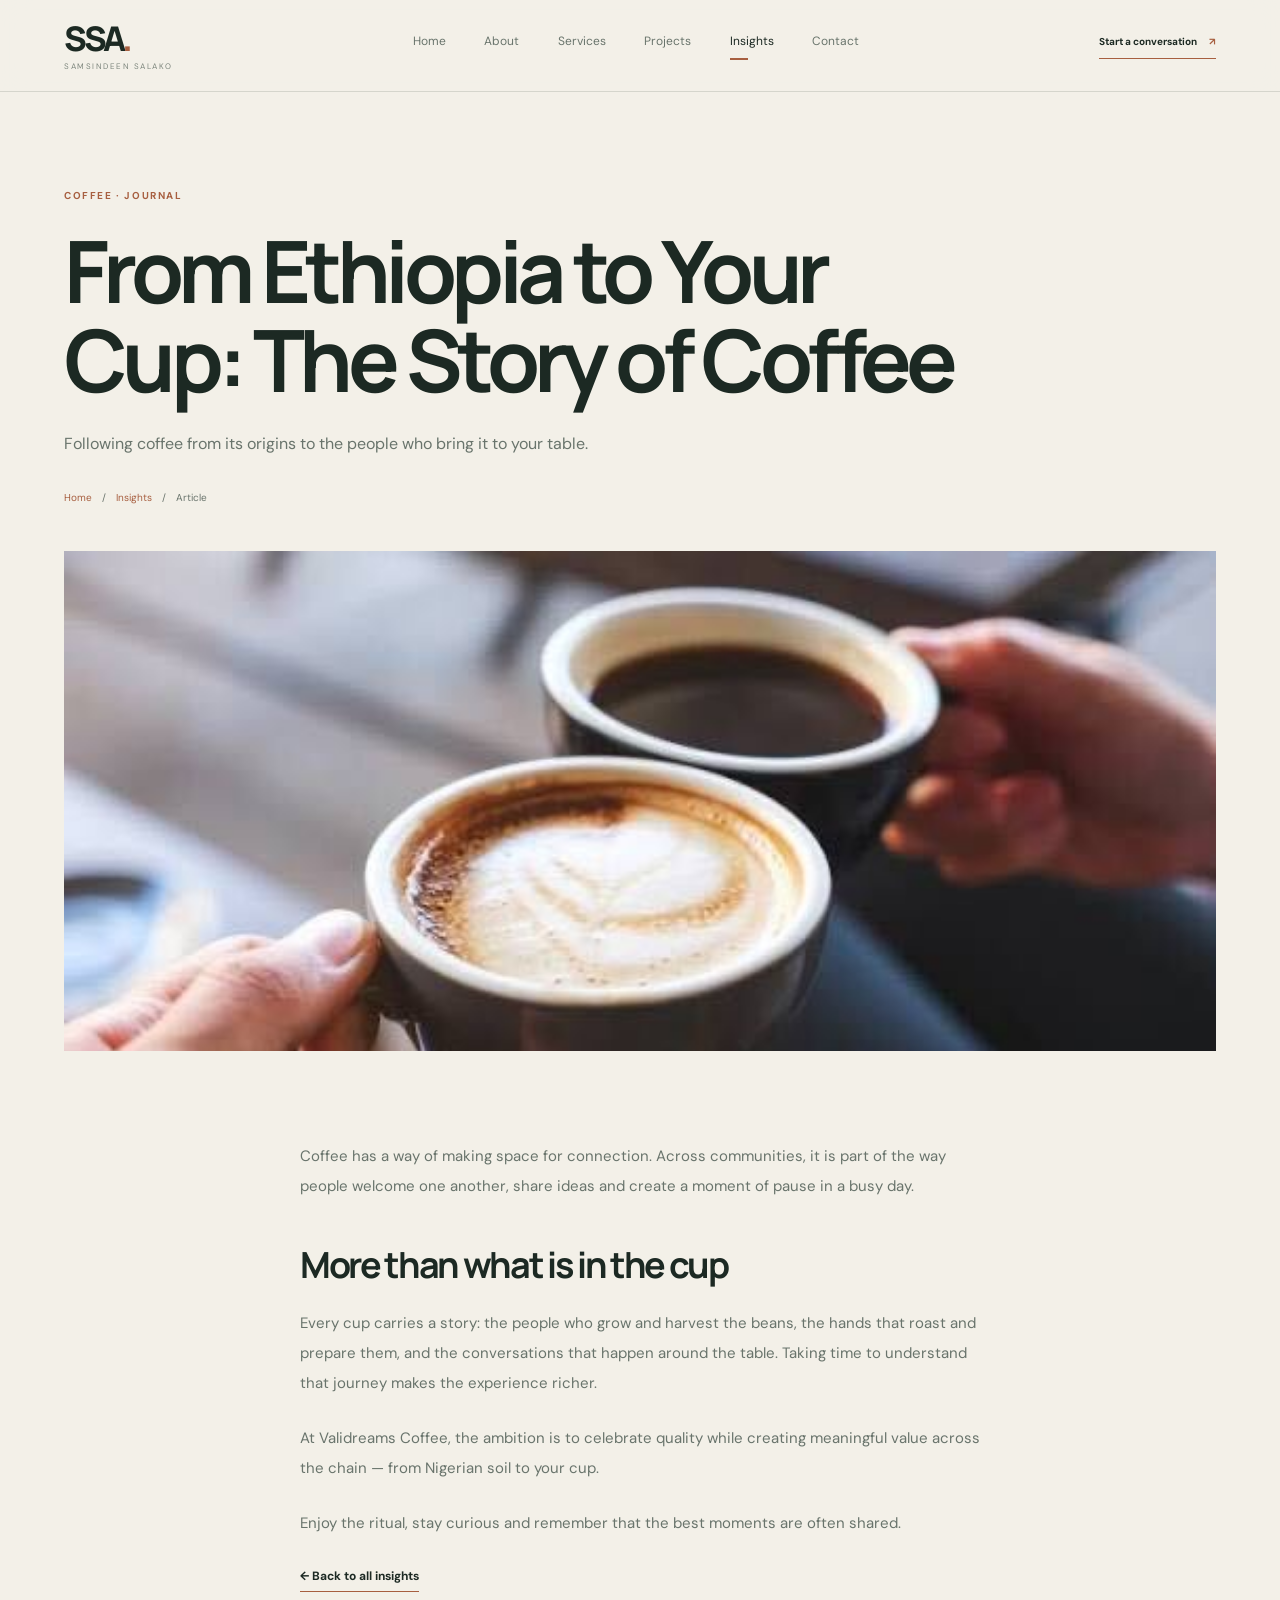
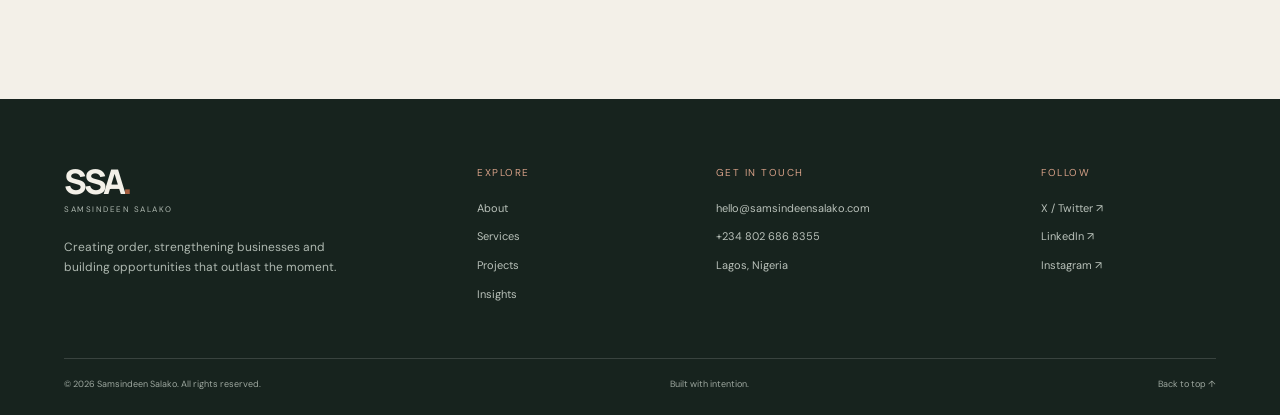
<file: article-from-ethiopia-to-your-cup.html>
<!doctype html>
<html lang="en">
<head>
    <meta charset="utf-8">
    <meta name="viewport" content="width=device-width, initial-scale=1">
    <meta name="description" content="Samsindeen Salako — business operations, property management, consulting and community impact.">
    <title>From Ethiopia to Your Cup: The Story of Coffee — Samsindeen Salako</title>
    <link rel="preconnect" href="https://fonts.googleapis.com">
    <link rel="preconnect" href="https://fonts.gstatic.com" crossorigin>
    <link href="https://fonts.googleapis.com/css2?family=DM+Sans:wght@400;500;600;700&family=Manrope:wght@400;500;600;700;800&family=Playfair+Display:ital,wght@0,500;0,600;1,500&display=swap" rel="stylesheet">
    <link rel="stylesheet" href="css/style.css">
</head>
<body id="top">
<header class="site-header">
    <a class="brand" href="index.html" aria-label="Samsindeen Salako home">
        <span class="brand-mark">SSA<span>.</span></span>
        <span class="brand-caption">SAMSINDEEN SALAKO</span>
    </a>

    <button class="menu-toggle" type="button" aria-label="Toggle navigation" aria-expanded="false">
        <span></span><span></span>
    </button>

    <nav class="main-nav" aria-label="Main navigation">
                    <a
                href="index.html"
                class=""
                            >Home</a>
                    <a
                href="about.html"
                class=""
                            >About</a>
                    <a
                href="services.html"
                class=""
                            >Services</a>
                    <a
                href="projects.html"
                class=""
                            >Projects</a>
                    <a
                href="insights.html"
                class="active"
                aria-current="page"            >Insights</a>
                    <a
                href="contact.html"
                class=""
                            >Contact</a>
            </nav>

    <a class="header-cta" href="contact.html">Start a conversation <span>↗</span></a>
</header>
<main>
            <section class="section-wrap article-hero">
            <p class="eyebrow">Coffee · Journal</p>
            <h1>From Ethiopia to Your Cup: The Story of Coffee</h1>
            <p class="page-lede">Following coffee from its origins to the people who bring it to your table.</p>
            <div class="breadcrumb"><a href="index.html">Home</a><span>/</span><a href="insights.html">Insights</a><span>/</span>Article</div>
            <div class="image-frame article-cover"><img src="assets/images/coffee-05.jpg" alt="From Ethiopia to Your Cup: The Story of Coffee"></div>
        </section>

        <article class="article-body">
            <p>Coffee has a way of making space for connection. Across communities, it is part of the way people welcome one another, share ideas and create a moment of pause in a busy day.</p>
            <h2>More than what is in the cup</h2>
            <p>Every cup carries a story: the people who grow and harvest the beans, the hands that roast and prepare them, and the conversations that happen around the table. Taking time to understand that journey makes the experience richer.</p>
            <p>At Validreams Coffee, the ambition is to celebrate quality while creating meaningful value across the chain — from Nigerian soil to your cup.</p>
            <p>Enjoy the ritual, stay curious and remember that the best moments are often shared.</p>
            <a class="text-link" href="insights.html">← Back to all insights</a>
        </article>
    </main>
<footer class="site-footer">
    <div class="footer-main">
        <div class="footer-intro">
            <a class="brand brand-footer" href="index.html">
                <span class="brand-mark">SSA<span>.</span></span>
                <span class="brand-caption">SAMSINDEEN SALAKO</span>
            </a>
            <p>Creating order, strengthening businesses and building opportunities that outlast the moment.</p>
        </div>

        <div class="footer-column">
            <span class="footer-label">Explore</span>
            <a href="about.html">About</a>
            <a href="services.html">Services</a>
            <a href="projects.html">Projects</a>
            <a href="insights.html">Insights</a>
        </div>

        <div class="footer-column">
            <span class="footer-label">Get in touch</span>
            <a href="mailto:hello@samsindeensalako.com">hello@samsindeensalako.com</a>
            <a href="tel:+2348026868355">+234 802 686 8355</a>
            <span>Lagos, Nigeria</span>
        </div>

        <div class="footer-column">
            <span class="footer-label">Follow</span>
            <a href="https://x.com/psalmxindynn?s=21" aria-label="X / Twitter">X / Twitter ↗</a>
            <a href="https://www.linkedin.com/in/samsindeensalako?utm_source=share_via&utm_content=profile&utm_medium=member_ios" aria-label="LinkedIn" target="_blank">LinkedIn ↗</a>
            <a href="https://www.instagram.com/psalmxindyn?rpxt=bHlhbTF5cHFtY3Zt" aria-label="Instagram">Instagram ↗</a>
        </div>
    </div>

    <div class="footer-bottom">
        <span>© 2026 Samsindeen Salako. All rights reserved.</span>
        <span>Built with intention.</span>
        <a href="#top">Back to top ↑</a>
    </div>
</footer>
<script src="js/main.js"></script>
</body>
</html>
</file>
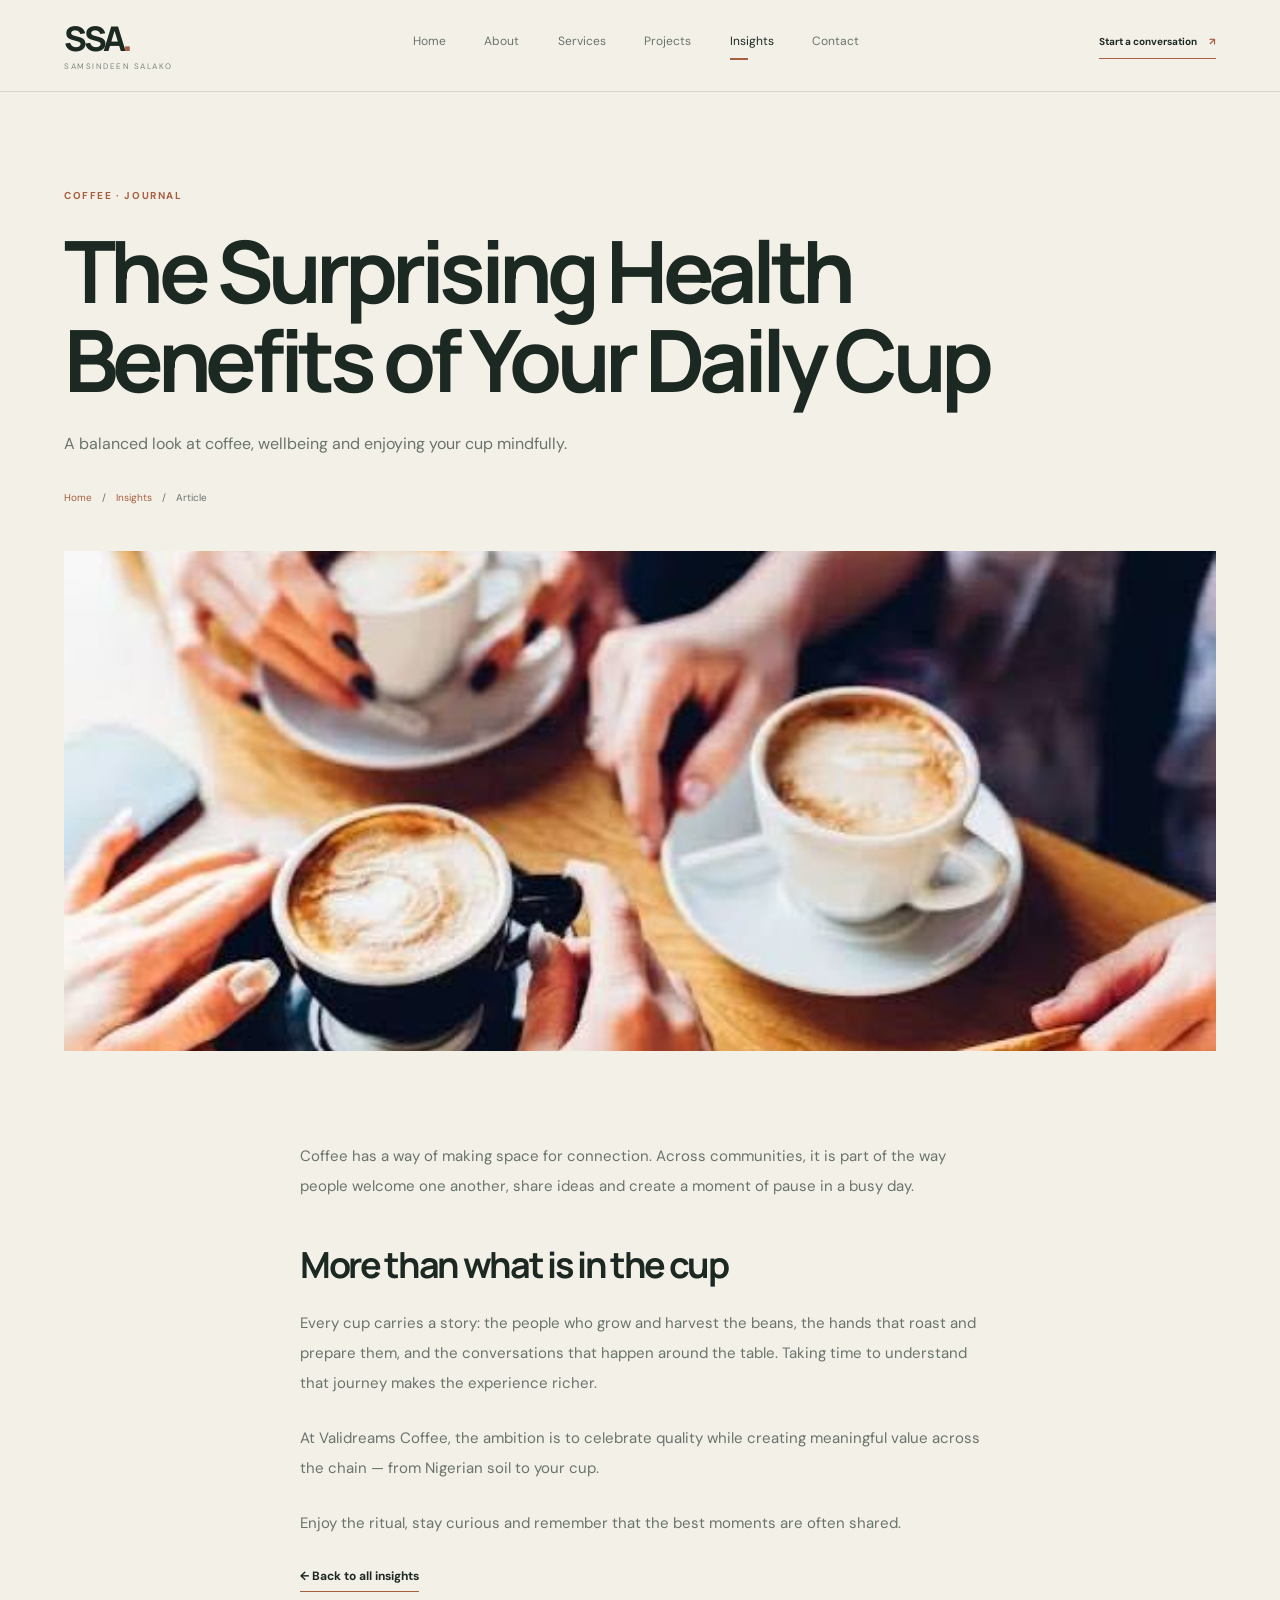
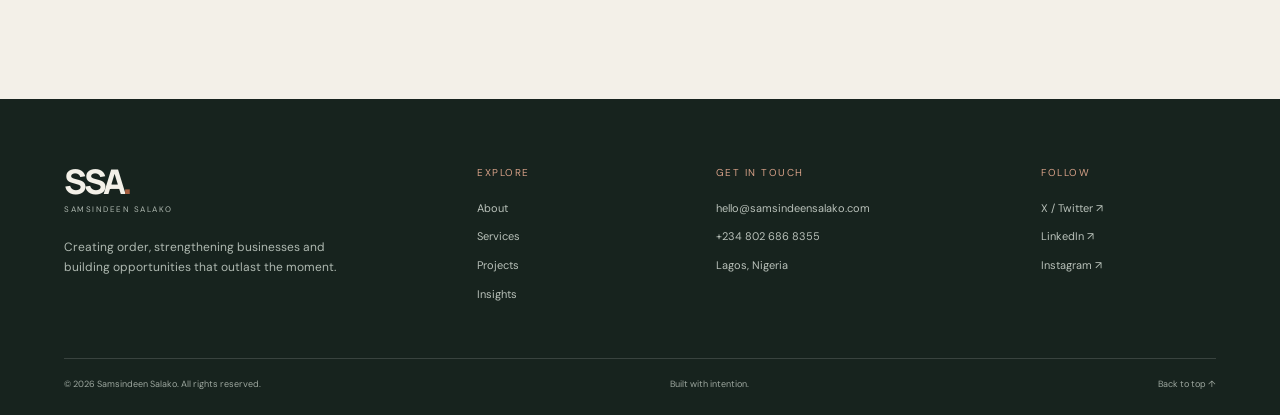
<file: article-surprising-health-benefits-of-coffee.html>
<!doctype html>
<html lang="en">
<head>
    <meta charset="utf-8">
    <meta name="viewport" content="width=device-width, initial-scale=1">
    <meta name="description" content="Samsindeen Salako — business operations, property management, consulting and community impact.">
    <title>The Surprising Health Benefits of Your Daily Cup — Samsindeen Salako</title>
    <link rel="preconnect" href="https://fonts.googleapis.com">
    <link rel="preconnect" href="https://fonts.gstatic.com" crossorigin>
    <link href="https://fonts.googleapis.com/css2?family=DM+Sans:wght@400;500;600;700&family=Manrope:wght@400;500;600;700;800&family=Playfair+Display:ital,wght@0,500;0,600;1,500&display=swap" rel="stylesheet">
    <link rel="stylesheet" href="css/style.css">
</head>
<body id="top">
<header class="site-header">
    <a class="brand" href="index.html" aria-label="Samsindeen Salako home">
        <span class="brand-mark">SSA<span>.</span></span>
        <span class="brand-caption">SAMSINDEEN SALAKO</span>
    </a>

    <button class="menu-toggle" type="button" aria-label="Toggle navigation" aria-expanded="false">
        <span></span><span></span>
    </button>

    <nav class="main-nav" aria-label="Main navigation">
                    <a
                href="index.html"
                class=""
                            >Home</a>
                    <a
                href="about.html"
                class=""
                            >About</a>
                    <a
                href="services.html"
                class=""
                            >Services</a>
                    <a
                href="projects.html"
                class=""
                            >Projects</a>
                    <a
                href="insights.html"
                class="active"
                aria-current="page"            >Insights</a>
                    <a
                href="contact.html"
                class=""
                            >Contact</a>
            </nav>

    <a class="header-cta" href="contact.html">Start a conversation <span>↗</span></a>
</header>
<main>
            <section class="section-wrap article-hero">
            <p class="eyebrow">Coffee · Journal</p>
            <h1>The Surprising Health Benefits of Your Daily Cup</h1>
            <p class="page-lede">A balanced look at coffee, wellbeing and enjoying your cup mindfully.</p>
            <div class="breadcrumb"><a href="index.html">Home</a><span>/</span><a href="insights.html">Insights</a><span>/</span>Article</div>
            <div class="image-frame article-cover"><img src="assets/images/coffee-06.jpg" alt="The Surprising Health Benefits of Your Daily Cup"></div>
        </section>

        <article class="article-body">
            <p>Coffee has a way of making space for connection. Across communities, it is part of the way people welcome one another, share ideas and create a moment of pause in a busy day.</p>
            <h2>More than what is in the cup</h2>
            <p>Every cup carries a story: the people who grow and harvest the beans, the hands that roast and prepare them, and the conversations that happen around the table. Taking time to understand that journey makes the experience richer.</p>
            <p>At Validreams Coffee, the ambition is to celebrate quality while creating meaningful value across the chain — from Nigerian soil to your cup.</p>
            <p>Enjoy the ritual, stay curious and remember that the best moments are often shared.</p>
            <a class="text-link" href="insights.html">← Back to all insights</a>
        </article>
    </main>
<footer class="site-footer">
    <div class="footer-main">
        <div class="footer-intro">
            <a class="brand brand-footer" href="index.html">
                <span class="brand-mark">SSA<span>.</span></span>
                <span class="brand-caption">SAMSINDEEN SALAKO</span>
            </a>
            <p>Creating order, strengthening businesses and building opportunities that outlast the moment.</p>
        </div>

        <div class="footer-column">
            <span class="footer-label">Explore</span>
            <a href="about.html">About</a>
            <a href="services.html">Services</a>
            <a href="projects.html">Projects</a>
            <a href="insights.html">Insights</a>
        </div>

        <div class="footer-column">
            <span class="footer-label">Get in touch</span>
            <a href="mailto:hello@samsindeensalako.com">hello@samsindeensalako.com</a>
            <a href="tel:+2348026868355">+234 802 686 8355</a>
            <span>Lagos, Nigeria</span>
        </div>

        <div class="footer-column">
            <span class="footer-label">Follow</span>
            <a href="https://x.com/psalmxindynn?s=21" aria-label="X / Twitter">X / Twitter ↗</a>
            <a href="https://www.linkedin.com/in/samsindeensalako?utm_source=share_via&utm_content=profile&utm_medium=member_ios" aria-label="LinkedIn" target="_blank">LinkedIn ↗</a>
            <a href="https://www.instagram.com/psalmxindyn?rpxt=bHlhbTF5cHFtY3Zt" aria-label="Instagram">Instagram ↗</a>
        </div>
    </div>

    <div class="footer-bottom">
        <span>© 2026 Samsindeen Salako. All rights reserved.</span>
        <span>Built with intention.</span>
        <a href="#top">Back to top ↑</a>
    </div>
</footer>
<script src="js/main.js"></script>
</body>
</html>
</file>
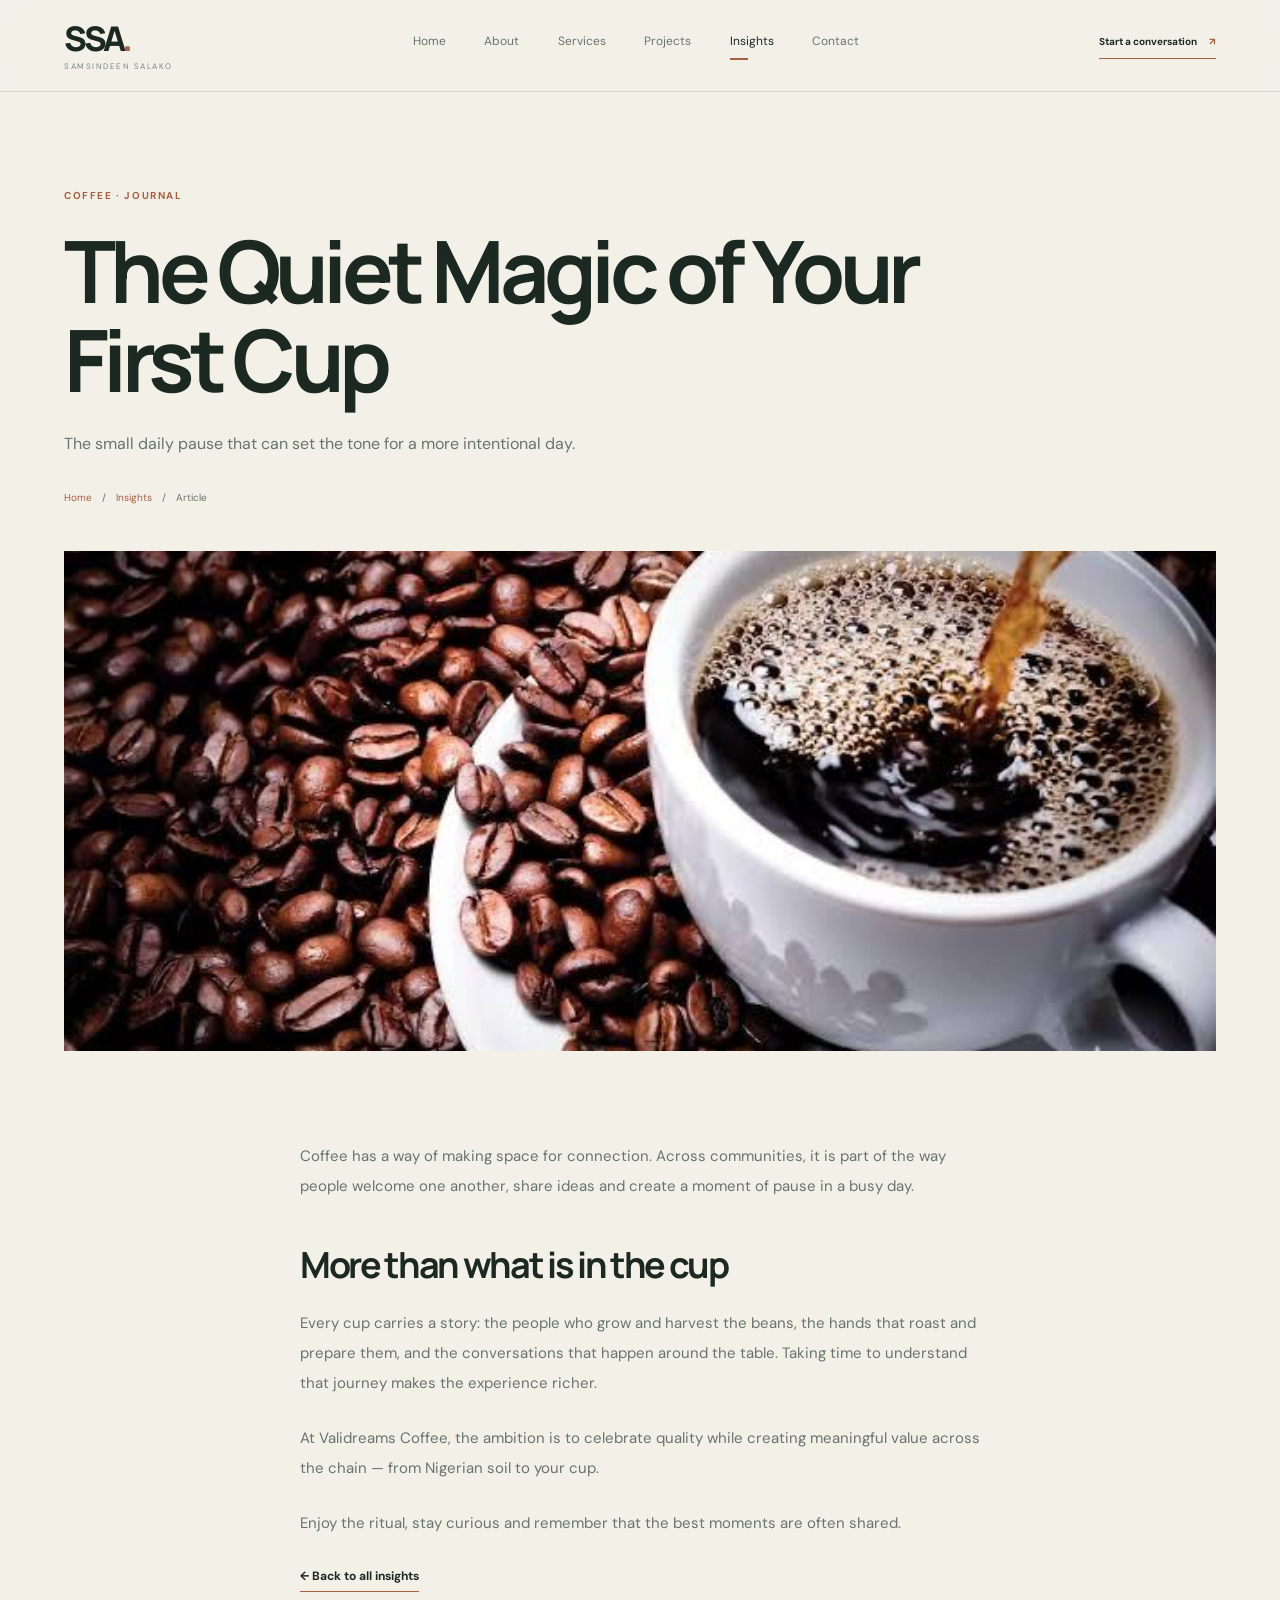
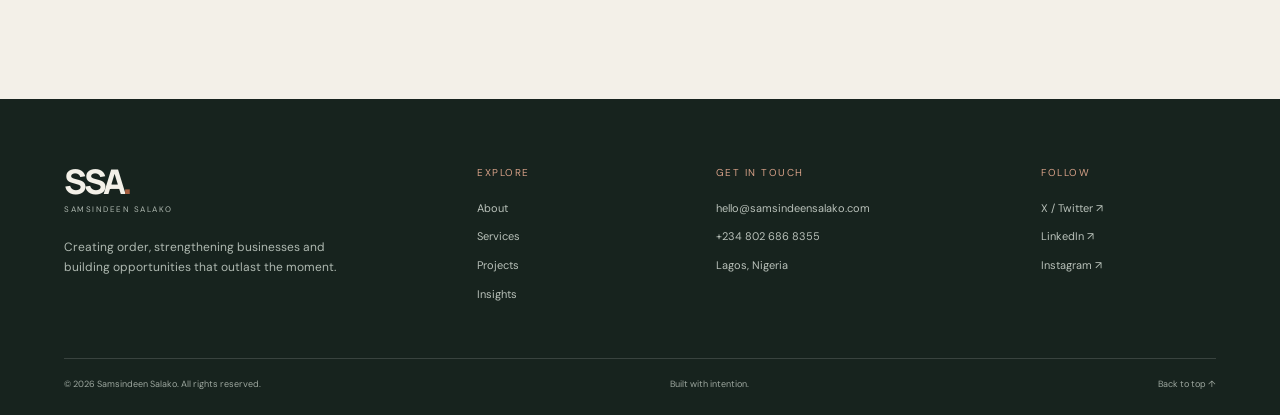
<file: article-the-quiet-magic-of-your-first-cup.html>
<!doctype html>
<html lang="en">
<head>
    <meta charset="utf-8">
    <meta name="viewport" content="width=device-width, initial-scale=1">
    <meta name="description" content="Samsindeen Salako — business operations, property management, consulting and community impact.">
    <title>The Quiet Magic of Your First Cup — Samsindeen Salako</title>
    <link rel="preconnect" href="https://fonts.googleapis.com">
    <link rel="preconnect" href="https://fonts.gstatic.com" crossorigin>
    <link href="https://fonts.googleapis.com/css2?family=DM+Sans:wght@400;500;600;700&family=Manrope:wght@400;500;600;700;800&family=Playfair+Display:ital,wght@0,500;0,600;1,500&display=swap" rel="stylesheet">
    <link rel="stylesheet" href="css/style.css">
</head>
<body id="top">
<header class="site-header">
    <a class="brand" href="index.html" aria-label="Samsindeen Salako home">
        <span class="brand-mark">SSA<span>.</span></span>
        <span class="brand-caption">SAMSINDEEN SALAKO</span>
    </a>

    <button class="menu-toggle" type="button" aria-label="Toggle navigation" aria-expanded="false">
        <span></span><span></span>
    </button>

    <nav class="main-nav" aria-label="Main navigation">
                    <a
                href="index.html"
                class=""
                            >Home</a>
                    <a
                href="about.html"
                class=""
                            >About</a>
                    <a
                href="services.html"
                class=""
                            >Services</a>
                    <a
                href="projects.html"
                class=""
                            >Projects</a>
                    <a
                href="insights.html"
                class="active"
                aria-current="page"            >Insights</a>
                    <a
                href="contact.html"
                class=""
                            >Contact</a>
            </nav>

    <a class="header-cta" href="contact.html">Start a conversation <span>↗</span></a>
</header>
<main>
            <section class="section-wrap article-hero">
            <p class="eyebrow">Coffee · Journal</p>
            <h1>The Quiet Magic of Your First Cup</h1>
            <p class="page-lede">The small daily pause that can set the tone for a more intentional day.</p>
            <div class="breadcrumb"><a href="index.html">Home</a><span>/</span><a href="insights.html">Insights</a><span>/</span>Article</div>
            <div class="image-frame article-cover"><img src="assets/images/coffee-03.jpg" alt="The Quiet Magic of Your First Cup"></div>
        </section>

        <article class="article-body">
            <p>Coffee has a way of making space for connection. Across communities, it is part of the way people welcome one another, share ideas and create a moment of pause in a busy day.</p>
            <h2>More than what is in the cup</h2>
            <p>Every cup carries a story: the people who grow and harvest the beans, the hands that roast and prepare them, and the conversations that happen around the table. Taking time to understand that journey makes the experience richer.</p>
            <p>At Validreams Coffee, the ambition is to celebrate quality while creating meaningful value across the chain — from Nigerian soil to your cup.</p>
            <p>Enjoy the ritual, stay curious and remember that the best moments are often shared.</p>
            <a class="text-link" href="insights.html">← Back to all insights</a>
        </article>
    </main>
<footer class="site-footer">
    <div class="footer-main">
        <div class="footer-intro">
            <a class="brand brand-footer" href="index.html">
                <span class="brand-mark">SSA<span>.</span></span>
                <span class="brand-caption">SAMSINDEEN SALAKO</span>
            </a>
            <p>Creating order, strengthening businesses and building opportunities that outlast the moment.</p>
        </div>

        <div class="footer-column">
            <span class="footer-label">Explore</span>
            <a href="about.html">About</a>
            <a href="services.html">Services</a>
            <a href="projects.html">Projects</a>
            <a href="insights.html">Insights</a>
        </div>

        <div class="footer-column">
            <span class="footer-label">Get in touch</span>
            <a href="mailto:hello@samsindeensalako.com">hello@samsindeensalako.com</a>
            <a href="tel:+2348026868355">+234 802 686 8355</a>
            <span>Lagos, Nigeria</span>
        </div>

        <div class="footer-column">
            <span class="footer-label">Follow</span>
            <a href="https://x.com/psalmxindynn?s=21" aria-label="X / Twitter">X / Twitter ↗</a>
            <a href="https://www.linkedin.com/in/samsindeensalako?utm_source=share_via&utm_content=profile&utm_medium=member_ios" aria-label="LinkedIn" target="_blank">LinkedIn ↗</a>
            <a href="https://www.instagram.com/psalmxindyn?rpxt=bHlhbTF5cHFtY3Zt" aria-label="Instagram">Instagram ↗</a>
        </div>
    </div>

    <div class="footer-bottom">
        <span>© 2026 Samsindeen Salako. All rights reserved.</span>
        <span>Built with intention.</span>
        <a href="#top">Back to top ↑</a>
    </div>
</footer>
<script src="js/main.js"></script>
</body>
</html>
</file>
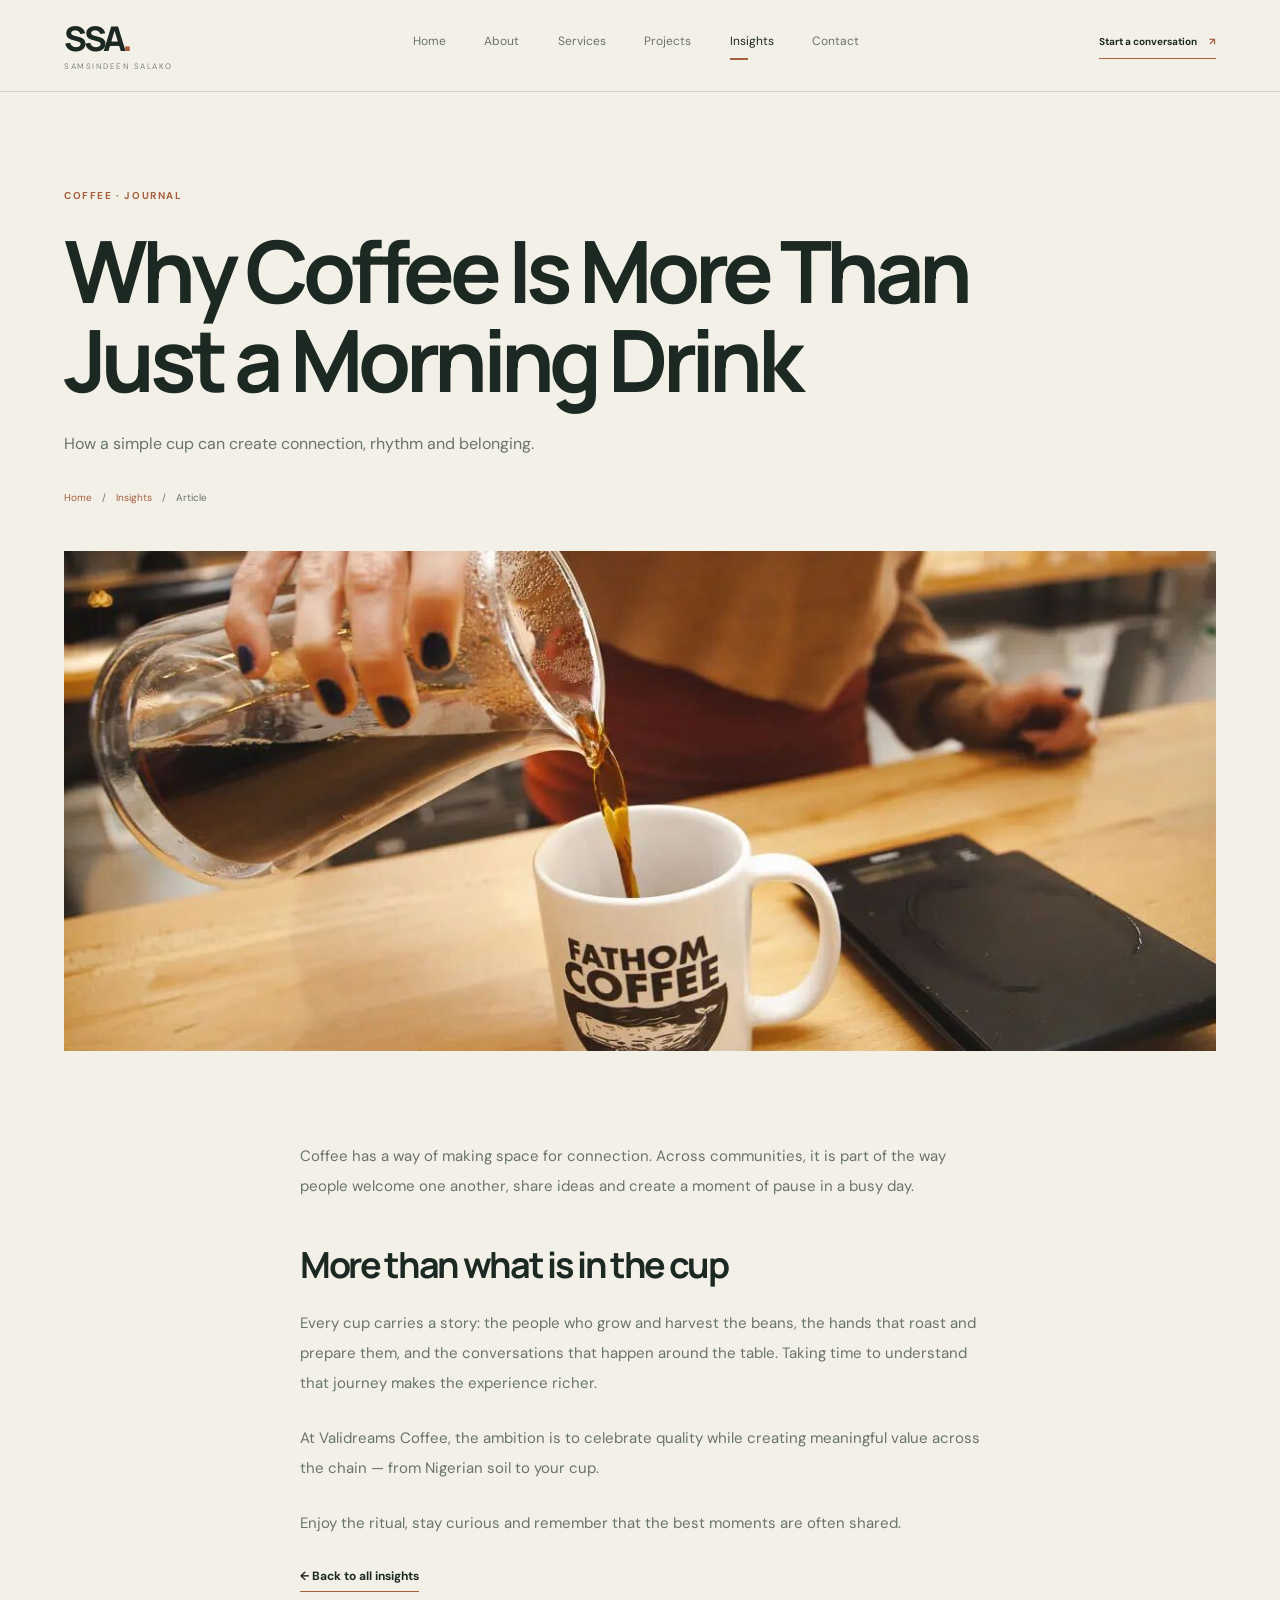
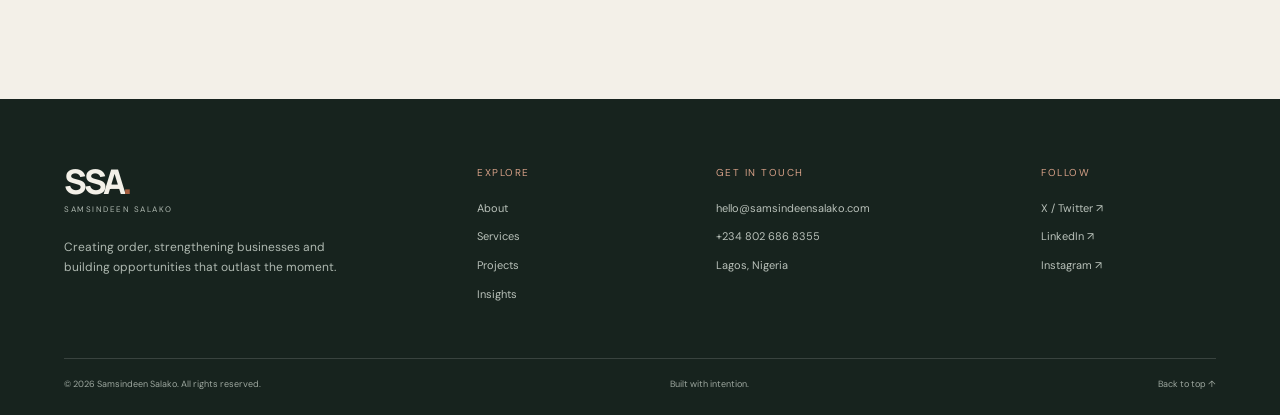
<file: article-why-coffee-is-more-than-a-morning-drink.html>
<!doctype html>
<html lang="en">
<head>
    <meta charset="utf-8">
    <meta name="viewport" content="width=device-width, initial-scale=1">
    <meta name="description" content="Samsindeen Salako — business operations, property management, consulting and community impact.">
    <title>Why Coffee Is More Than Just a Morning Drink — Samsindeen Salako</title>
    <link rel="preconnect" href="https://fonts.googleapis.com">
    <link rel="preconnect" href="https://fonts.gstatic.com" crossorigin>
    <link href="https://fonts.googleapis.com/css2?family=DM+Sans:wght@400;500;600;700&family=Manrope:wght@400;500;600;700;800&family=Playfair+Display:ital,wght@0,500;0,600;1,500&display=swap" rel="stylesheet">
    <link rel="stylesheet" href="css/style.css">
</head>
<body id="top">
<header class="site-header">
    <a class="brand" href="index.html" aria-label="Samsindeen Salako home">
        <span class="brand-mark">SSA<span>.</span></span>
        <span class="brand-caption">SAMSINDEEN SALAKO</span>
    </a>

    <button class="menu-toggle" type="button" aria-label="Toggle navigation" aria-expanded="false">
        <span></span><span></span>
    </button>

    <nav class="main-nav" aria-label="Main navigation">
                    <a
                href="index.html"
                class=""
                            >Home</a>
                    <a
                href="about.html"
                class=""
                            >About</a>
                    <a
                href="services.html"
                class=""
                            >Services</a>
                    <a
                href="projects.html"
                class=""
                            >Projects</a>
                    <a
                href="insights.html"
                class="active"
                aria-current="page"            >Insights</a>
                    <a
                href="contact.html"
                class=""
                            >Contact</a>
            </nav>

    <a class="header-cta" href="contact.html">Start a conversation <span>↗</span></a>
</header>
<main>
            <section class="section-wrap article-hero">
            <p class="eyebrow">Coffee · Journal</p>
            <h1>Why Coffee Is More Than Just a Morning Drink</h1>
            <p class="page-lede">How a simple cup can create connection, rhythm and belonging.</p>
            <div class="breadcrumb"><a href="index.html">Home</a><span>/</span><a href="insights.html">Insights</a><span>/</span>Article</div>
            <div class="image-frame article-cover"><img src="assets/images/coffee-02.jpg" alt="Why Coffee Is More Than Just a Morning Drink"></div>
        </section>

        <article class="article-body">
            <p>Coffee has a way of making space for connection. Across communities, it is part of the way people welcome one another, share ideas and create a moment of pause in a busy day.</p>
            <h2>More than what is in the cup</h2>
            <p>Every cup carries a story: the people who grow and harvest the beans, the hands that roast and prepare them, and the conversations that happen around the table. Taking time to understand that journey makes the experience richer.</p>
            <p>At Validreams Coffee, the ambition is to celebrate quality while creating meaningful value across the chain — from Nigerian soil to your cup.</p>
            <p>Enjoy the ritual, stay curious and remember that the best moments are often shared.</p>
            <a class="text-link" href="insights.html">← Back to all insights</a>
        </article>
    </main>
<footer class="site-footer">
    <div class="footer-main">
        <div class="footer-intro">
            <a class="brand brand-footer" href="index.html">
                <span class="brand-mark">SSA<span>.</span></span>
                <span class="brand-caption">SAMSINDEEN SALAKO</span>
            </a>
            <p>Creating order, strengthening businesses and building opportunities that outlast the moment.</p>
        </div>

        <div class="footer-column">
            <span class="footer-label">Explore</span>
            <a href="about.html">About</a>
            <a href="services.html">Services</a>
            <a href="projects.html">Projects</a>
            <a href="insights.html">Insights</a>
        </div>

        <div class="footer-column">
            <span class="footer-label">Get in touch</span>
            <a href="mailto:hello@samsindeensalako.com">hello@samsindeensalako.com</a>
            <a href="tel:+2348026868355">+234 802 686 8355</a>
            <span>Lagos, Nigeria</span>
        </div>

        <div class="footer-column">
            <span class="footer-label">Follow</span>
            <a href="https://x.com/psalmxindynn?s=21" aria-label="X / Twitter">X / Twitter ↗</a>
            <a href="https://www.linkedin.com/in/samsindeensalako?utm_source=share_via&utm_content=profile&utm_medium=member_ios" aria-label="LinkedIn" target="_blank">LinkedIn ↗</a>
            <a href="https://www.instagram.com/psalmxindyn?rpxt=bHlhbTF5cHFtY3Zt" aria-label="Instagram">Instagram ↗</a>
        </div>
    </div>

    <div class="footer-bottom">
        <span>© 2026 Samsindeen Salako. All rights reserved.</span>
        <span>Built with intention.</span>
        <a href="#top">Back to top ↑</a>
    </div>
</footer>
<script src="js/main.js"></script>
</body>
</html>
</file>
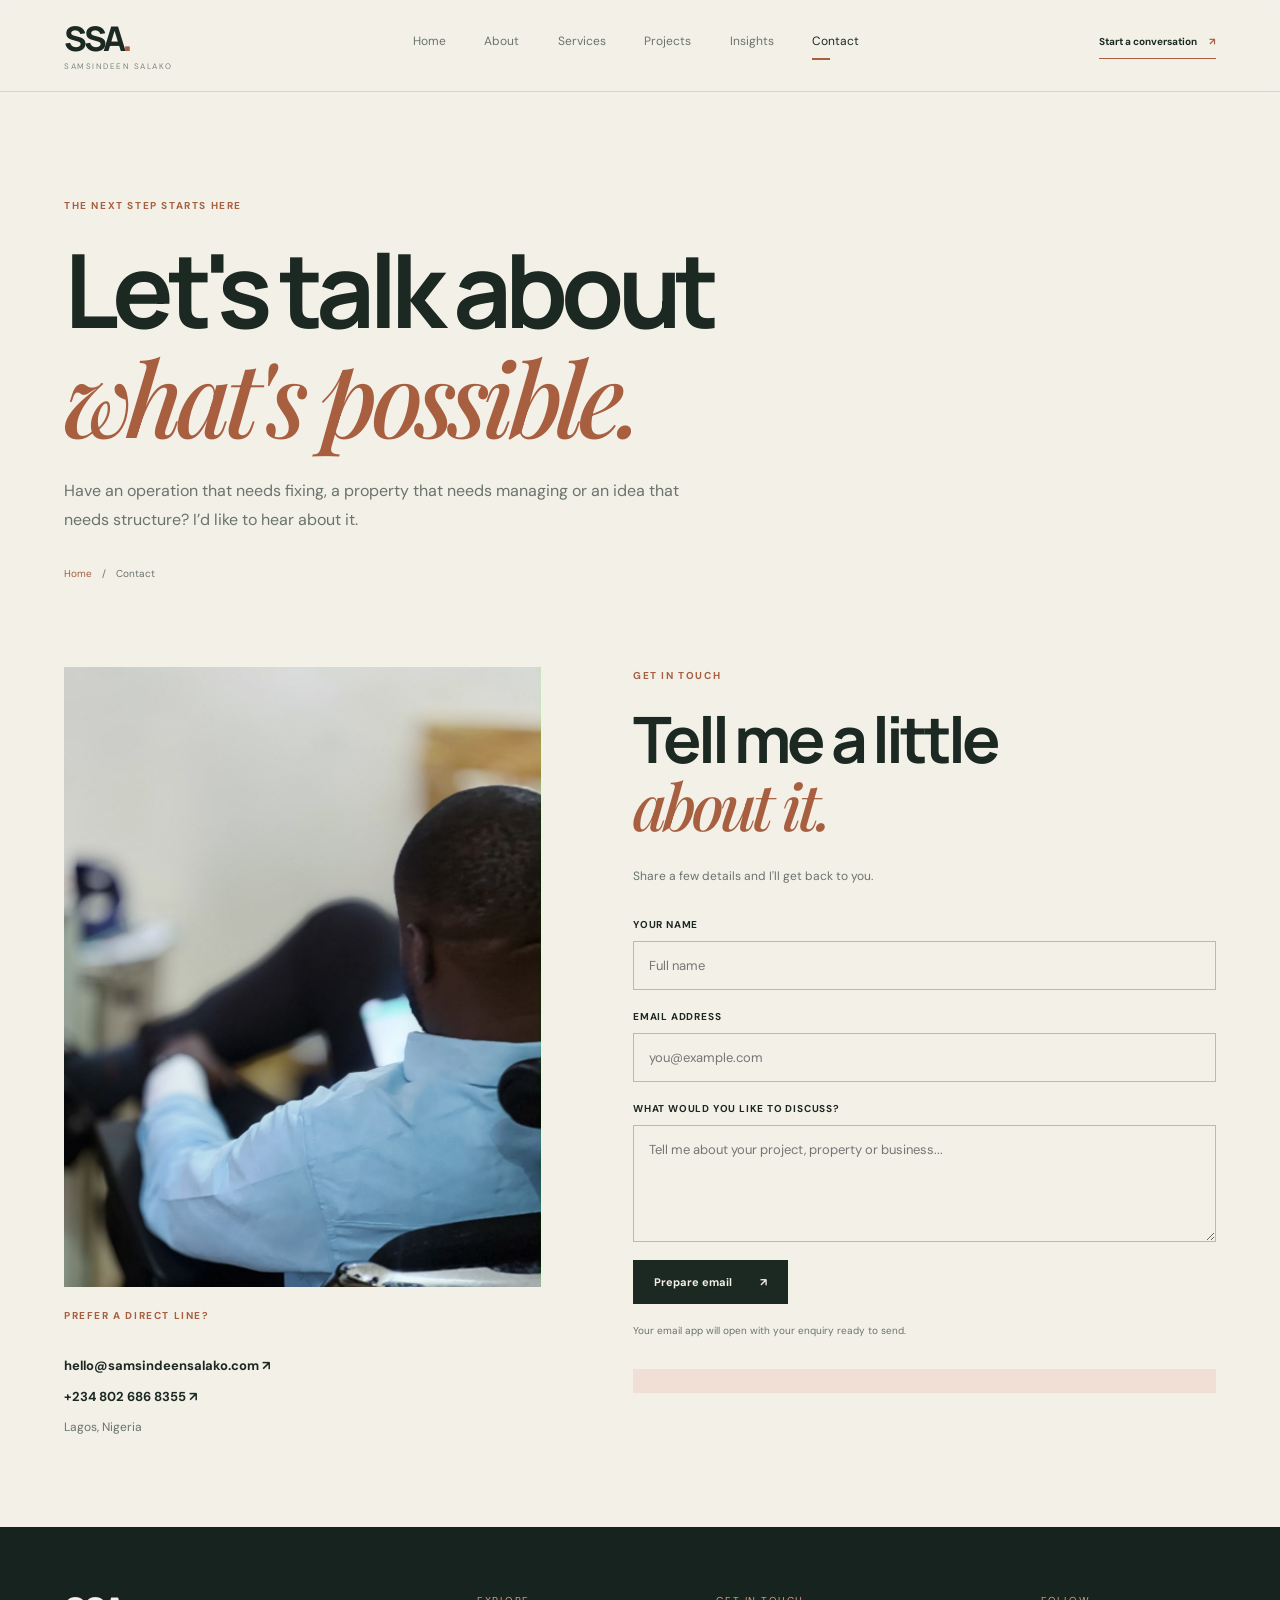
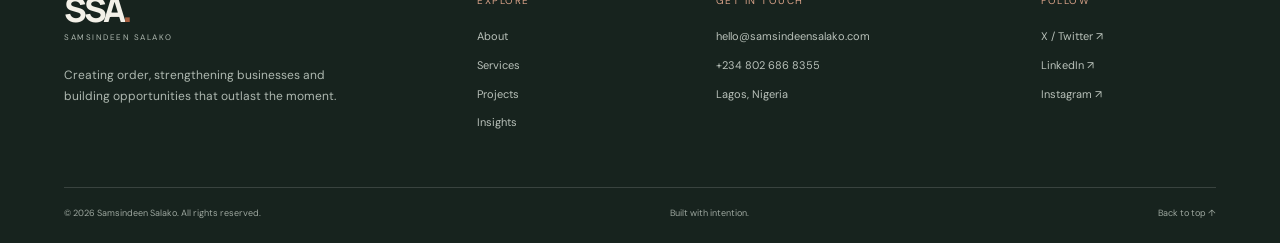
<file: contact.html>
<!doctype html>
<html lang="en">
<head>
    <meta charset="utf-8">
    <meta name="viewport" content="width=device-width, initial-scale=1">
    <meta name="description" content="Samsindeen Salako — business operations, property management, consulting and community impact.">
    <title>Contact — Samsindeen Salako</title>
    <link rel="preconnect" href="https://fonts.googleapis.com">
    <link rel="preconnect" href="https://fonts.gstatic.com" crossorigin>
    <link href="https://fonts.googleapis.com/css2?family=DM+Sans:wght@400;500;600;700&family=Manrope:wght@400;500;600;700;800&family=Playfair+Display:ital,wght@0,500;0,600;1,500&display=swap" rel="stylesheet">
    <link rel="stylesheet" href="css/style.css">
</head>
<body id="top">
<header class="site-header">
    <a class="brand" href="index.html" aria-label="Samsindeen Salako home">
        <span class="brand-mark">SSA<span>.</span></span>
        <span class="brand-caption">SAMSINDEEN SALAKO</span>
    </a>

    <button class="menu-toggle" type="button" aria-label="Toggle navigation" aria-expanded="false">
        <span></span><span></span>
    </button>

    <nav class="main-nav" aria-label="Main navigation">
                    <a
                href="index.html"
                class=""
                            >Home</a>
                    <a
                href="about.html"
                class=""
                            >About</a>
                    <a
                href="services.html"
                class=""
                            >Services</a>
                    <a
                href="projects.html"
                class=""
                            >Projects</a>
                    <a
                href="insights.html"
                class=""
                            >Insights</a>
                    <a
                href="contact.html"
                class="active"
                aria-current="page"            >Contact</a>
            </nav>

    <a class="header-cta" href="contact.html">Start a conversation <span>↗</span></a>
</header>
<main>
        <section class="page-hero section-wrap">
        <p class="eyebrow">The next step starts here</p>
        <h1>Let's talk about<br><em>what's possible.</em></h1>
        <p class="page-lede">Have an operation that needs fixing, a property that needs managing or an idea that needs structure? I’d like to hear about it.</p>
        <div class="breadcrumb">
            <a href="index.html">Home</a>
            <span>/</span>
            <span>Contact</span>
        </div>
    </section>
    
    <section class="section-wrap contact-layout">
        <div class="contact-aside">
            <div class="image-frame contact-portrait"><img src="assets/images/portrait-contact.jpg" alt="Samsindeen Salako"></div>
            <div class="contact-details">
                <span class="eyebrow">Prefer a direct line?</span>
                <a href="mailto:hello@samsindeensalako.com">hello@samsindeensalako.com ↗</a>
                <a href="tel:+2348026868355">+234 802 686 8355 ↗</a>
                <span>Lagos, Nigeria</span>
            </div>
        </div>

        <div class="contact-form-wrap">
            <p class="eyebrow">Get in touch</p>
            <h2>Tell me a little<br><em>about it.</em></h2>
            <p class="muted">Share a few details and I'll get back to you.</p>

            
            <form class="contact-form" id="contactForm">
                <label>Your name
                    <input type="text" name="name" placeholder="Full name" required>
                </label>
                <label>Email address
                    <input type="email" name="email" placeholder="you@example.com" required>
                </label>
                <label>What would you like to discuss?
                    <textarea name="message" rows="5" placeholder="Tell me about your project, property or business..." required></textarea>
                </label>
                <button class="button button-dark" type="submit">Prepare email <span>↗</span></button>
                <small>Your email app will open with your enquiry ready to send.</small>
                <p class="form-message" id="formFeedback" aria-live="polite"></p>
            </form>
        </div>
    </section>
</main>
<footer class="site-footer">
    <div class="footer-main">
        <div class="footer-intro">
            <a class="brand brand-footer" href="index.html">
                <span class="brand-mark">SSA<span>.</span></span>
                <span class="brand-caption">SAMSINDEEN SALAKO</span>
            </a>
            <p>Creating order, strengthening businesses and building opportunities that outlast the moment.</p>
        </div>

        <div class="footer-column">
            <span class="footer-label">Explore</span>
            <a href="about.html">About</a>
            <a href="services.html">Services</a>
            <a href="projects.html">Projects</a>
            <a href="insights.html">Insights</a>
        </div>

        <div class="footer-column">
            <span class="footer-label">Get in touch</span>
            <a href="mailto:hello@samsindeensalako.com">hello@samsindeensalako.com</a>
            <a href="tel:+2348026868355">+234 802 686 8355</a>
            <span>Lagos, Nigeria</span>
        </div>

        <div class="footer-column">
            <span class="footer-label">Follow</span>
            <a href="https://x.com/psalmxindynn?s=21" aria-label="X / Twitter">X / Twitter ↗</a>
            <a href="https://www.linkedin.com/in/samsindeensalako?utm_source=share_via&utm_content=profile&utm_medium=member_ios" aria-label="LinkedIn" target="_blank">LinkedIn ↗</a>
            <a href="https://www.instagram.com/psalmxindyn?rpxt=bHlhbTF5cHFtY3Zt" aria-label="Instagram">Instagram ↗</a>
        </div>
    </div>

    <div class="footer-bottom">
        <span>© 2026 Samsindeen Salako. All rights reserved.</span>
        <span>Built with intention.</span>
        <a href="#top">Back to top ↑</a>
    </div>
</footer>
<script src="js/main.js"></script><script src="js/contact.js"></script>
</body>
</html>
</file>
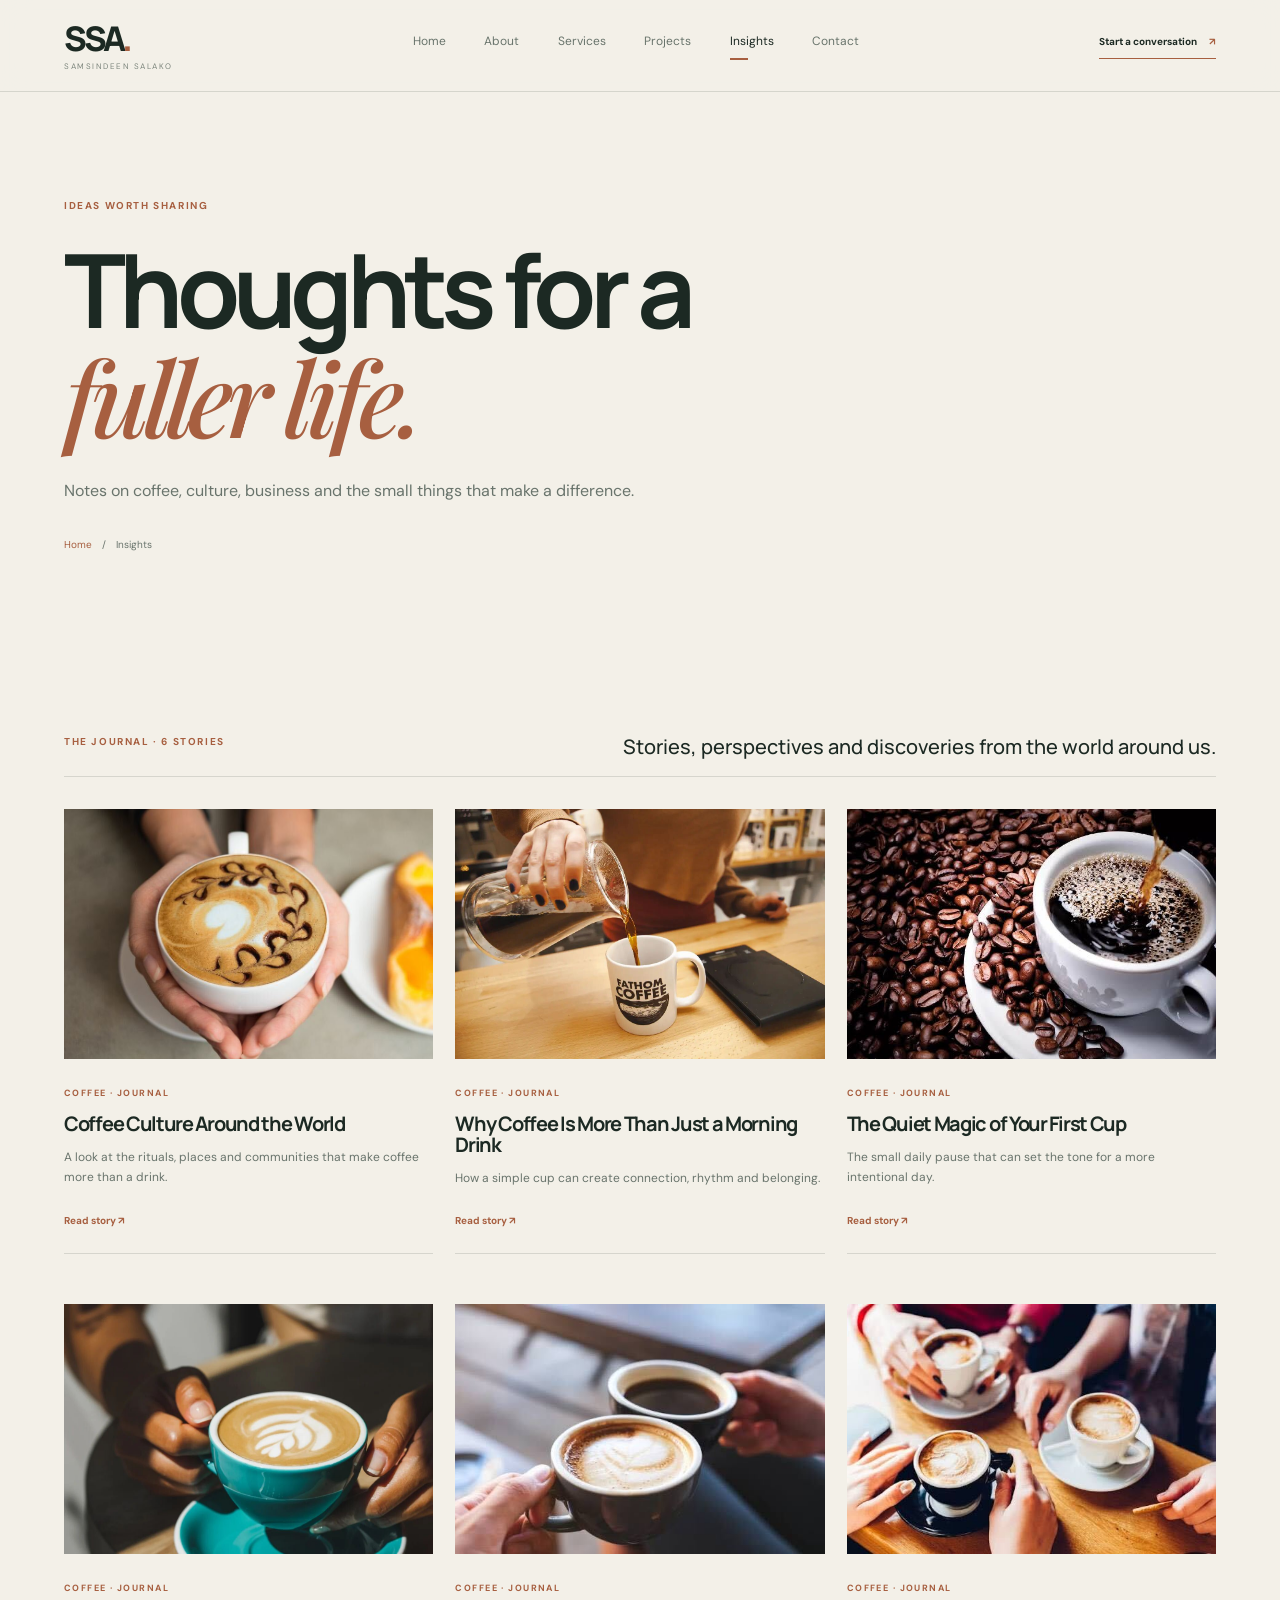
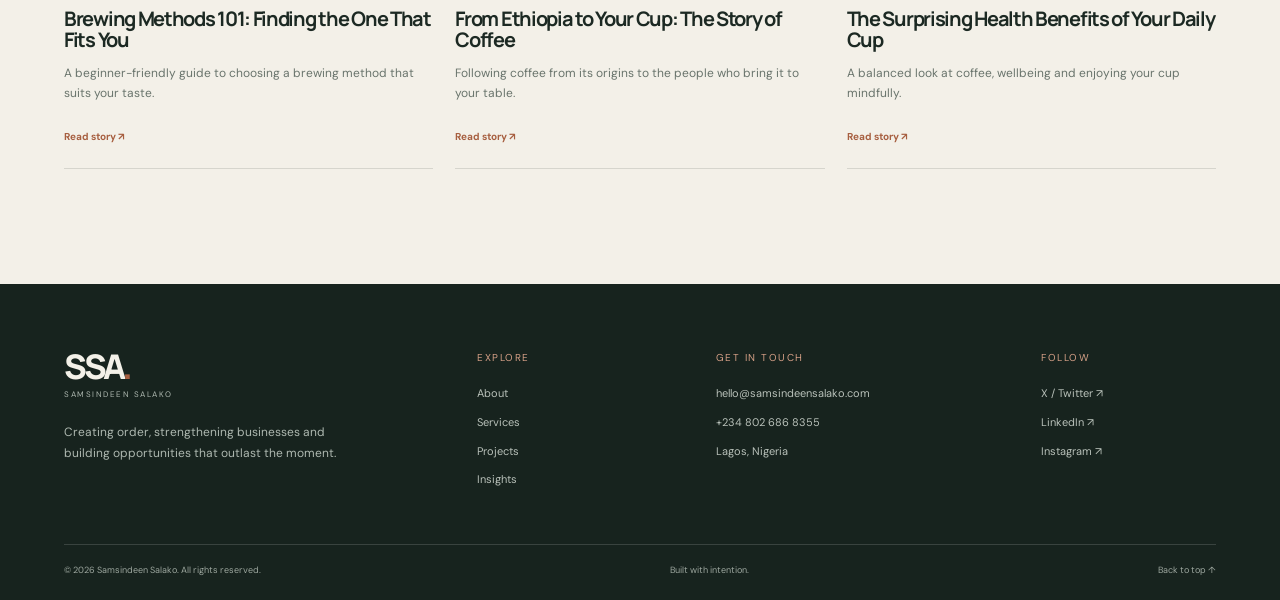
<file: insights.html>
<!doctype html>
<html lang="en">
<head>
    <meta charset="utf-8">
    <meta name="viewport" content="width=device-width, initial-scale=1">
    <meta name="description" content="Samsindeen Salako — business operations, property management, consulting and community impact.">
    <title>Insights — Samsindeen Salako</title>
    <link rel="preconnect" href="https://fonts.googleapis.com">
    <link rel="preconnect" href="https://fonts.gstatic.com" crossorigin>
    <link href="https://fonts.googleapis.com/css2?family=DM+Sans:wght@400;500;600;700&family=Manrope:wght@400;500;600;700;800&family=Playfair+Display:ital,wght@0,500;0,600;1,500&display=swap" rel="stylesheet">
    <link rel="stylesheet" href="css/style.css">
</head>
<body id="top">
<header class="site-header">
    <a class="brand" href="index.html" aria-label="Samsindeen Salako home">
        <span class="brand-mark">SSA<span>.</span></span>
        <span class="brand-caption">SAMSINDEEN SALAKO</span>
    </a>

    <button class="menu-toggle" type="button" aria-label="Toggle navigation" aria-expanded="false">
        <span></span><span></span>
    </button>

    <nav class="main-nav" aria-label="Main navigation">
                    <a
                href="index.html"
                class=""
                            >Home</a>
                    <a
                href="about.html"
                class=""
                            >About</a>
                    <a
                href="services.html"
                class=""
                            >Services</a>
                    <a
                href="projects.html"
                class=""
                            >Projects</a>
                    <a
                href="insights.html"
                class="active"
                aria-current="page"            >Insights</a>
                    <a
                href="contact.html"
                class=""
                            >Contact</a>
            </nav>

    <a class="header-cta" href="contact.html">Start a conversation <span>↗</span></a>
</header>
<main>
        <section class="page-hero section-wrap">
        <p class="eyebrow">Ideas worth sharing</p>
        <h1>Thoughts for a<br><em>fuller life.</em></h1>
        <p class="page-lede">Notes on coffee, culture, business and the small things that make a difference.</p>
        <div class="breadcrumb">
            <a href="index.html">Home</a>
            <span>/</span>
            <span>Insights</span>
        </div>
    </section>
    
    <section class="section-wrap section-padding">
        <div class="insights-intro">
            <span class="eyebrow">The journal · 6 stories</span>
            <p>Stories, perspectives and discoveries from the world around us.</p>
        </div>
        <div class="article-grid article-grid-six">
                            <a class="article-card" href="article-coffee-culture-around-the-world.html">
                    <div class="image-frame article-image"><img src="assets/images/coffee-01.jpg" alt="Coffee Culture Around the World"></div>
                    <span class="eyebrow">Coffee · Journal</span>
                    <h3>Coffee Culture Around the World</h3>
                    <p>A look at the rituals, places and communities that make coffee more than a drink.</p>
                    <span class="article-link">Read story ↗</span>
                </a>
                            <a class="article-card" href="article-why-coffee-is-more-than-a-morning-drink.html">
                    <div class="image-frame article-image"><img src="assets/images/coffee-02.jpg" alt="Why Coffee Is More Than Just a Morning Drink"></div>
                    <span class="eyebrow">Coffee · Journal</span>
                    <h3>Why Coffee Is More Than Just a Morning Drink</h3>
                    <p>How a simple cup can create connection, rhythm and belonging.</p>
                    <span class="article-link">Read story ↗</span>
                </a>
                            <a class="article-card" href="article-the-quiet-magic-of-your-first-cup.html">
                    <div class="image-frame article-image"><img src="assets/images/coffee-03.jpg" alt="The Quiet Magic of Your First Cup"></div>
                    <span class="eyebrow">Coffee · Journal</span>
                    <h3>The Quiet Magic of Your First Cup</h3>
                    <p>The small daily pause that can set the tone for a more intentional day.</p>
                    <span class="article-link">Read story ↗</span>
                </a>
                            <a class="article-card" href="article-brewing-methods-101.html">
                    <div class="image-frame article-image"><img src="assets/images/coffee-04.jpg" alt="Brewing Methods 101: Finding the One That Fits You"></div>
                    <span class="eyebrow">Coffee · Journal</span>
                    <h3>Brewing Methods 101: Finding the One That Fits You</h3>
                    <p>A beginner-friendly guide to choosing a brewing method that suits your taste.</p>
                    <span class="article-link">Read story ↗</span>
                </a>
                            <a class="article-card" href="article-from-ethiopia-to-your-cup.html">
                    <div class="image-frame article-image"><img src="assets/images/coffee-05.jpg" alt="From Ethiopia to Your Cup: The Story of Coffee"></div>
                    <span class="eyebrow">Coffee · Journal</span>
                    <h3>From Ethiopia to Your Cup: The Story of Coffee</h3>
                    <p>Following coffee from its origins to the people who bring it to your table.</p>
                    <span class="article-link">Read story ↗</span>
                </a>
                            <a class="article-card" href="article-surprising-health-benefits-of-coffee.html">
                    <div class="image-frame article-image"><img src="assets/images/coffee-06.jpg" alt="The Surprising Health Benefits of Your Daily Cup"></div>
                    <span class="eyebrow">Coffee · Journal</span>
                    <h3>The Surprising Health Benefits of Your Daily Cup</h3>
                    <p>A balanced look at coffee, wellbeing and enjoying your cup mindfully.</p>
                    <span class="article-link">Read story ↗</span>
                </a>
                    </div>
    </section>
</main>
<footer class="site-footer">
    <div class="footer-main">
        <div class="footer-intro">
            <a class="brand brand-footer" href="index.html">
                <span class="brand-mark">SSA<span>.</span></span>
                <span class="brand-caption">SAMSINDEEN SALAKO</span>
            </a>
            <p>Creating order, strengthening businesses and building opportunities that outlast the moment.</p>
        </div>

        <div class="footer-column">
            <span class="footer-label">Explore</span>
            <a href="about.html">About</a>
            <a href="services.html">Services</a>
            <a href="projects.html">Projects</a>
            <a href="insights.html">Insights</a>
        </div>

        <div class="footer-column">
            <span class="footer-label">Get in touch</span>
            <a href="mailto:hello@samsindeensalako.com">hello@samsindeensalako.com</a>
            <a href="tel:+2348026868355">+234 802 686 8355</a>
            <span>Lagos, Nigeria</span>
        </div>

        <div class="footer-column">
            <span class="footer-label">Follow</span>
            <a href="https://x.com/psalmxindynn?s=21" aria-label="X / Twitter">X / Twitter ↗</a>
            <a href="https://www.linkedin.com/in/samsindeensalako?utm_source=share_via&utm_content=profile&utm_medium=member_ios" aria-label="LinkedIn" target="_blank">LinkedIn ↗</a>
            <a href="https://www.instagram.com/psalmxindyn?rpxt=bHlhbTF5cHFtY3Zt" aria-label="Instagram">Instagram ↗</a>
        </div>
    </div>

    <div class="footer-bottom">
        <span>© 2026 Samsindeen Salako. All rights reserved.</span>
        <span>Built with intention.</span>
        <a href="#top">Back to top ↑</a>
    </div>
</footer>
<script src="js/main.js"></script>
</body>
</html>
</file>
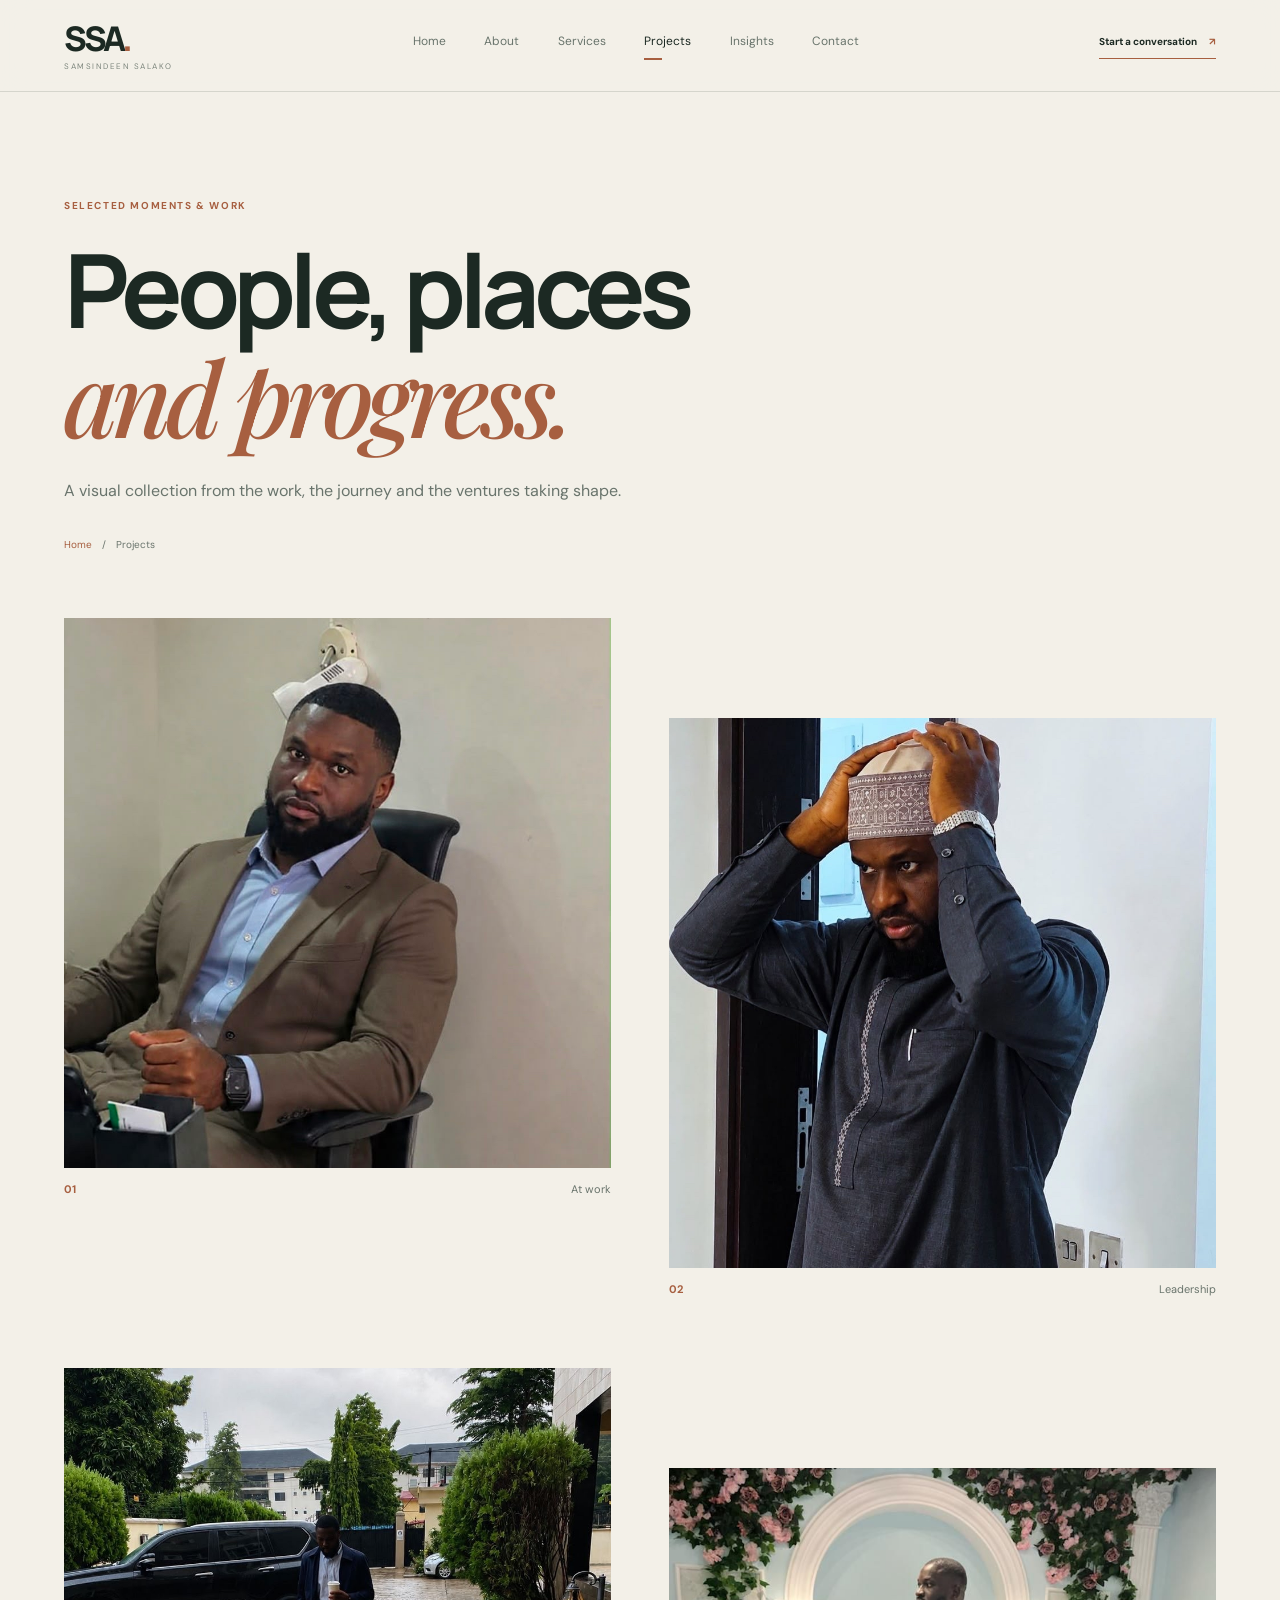
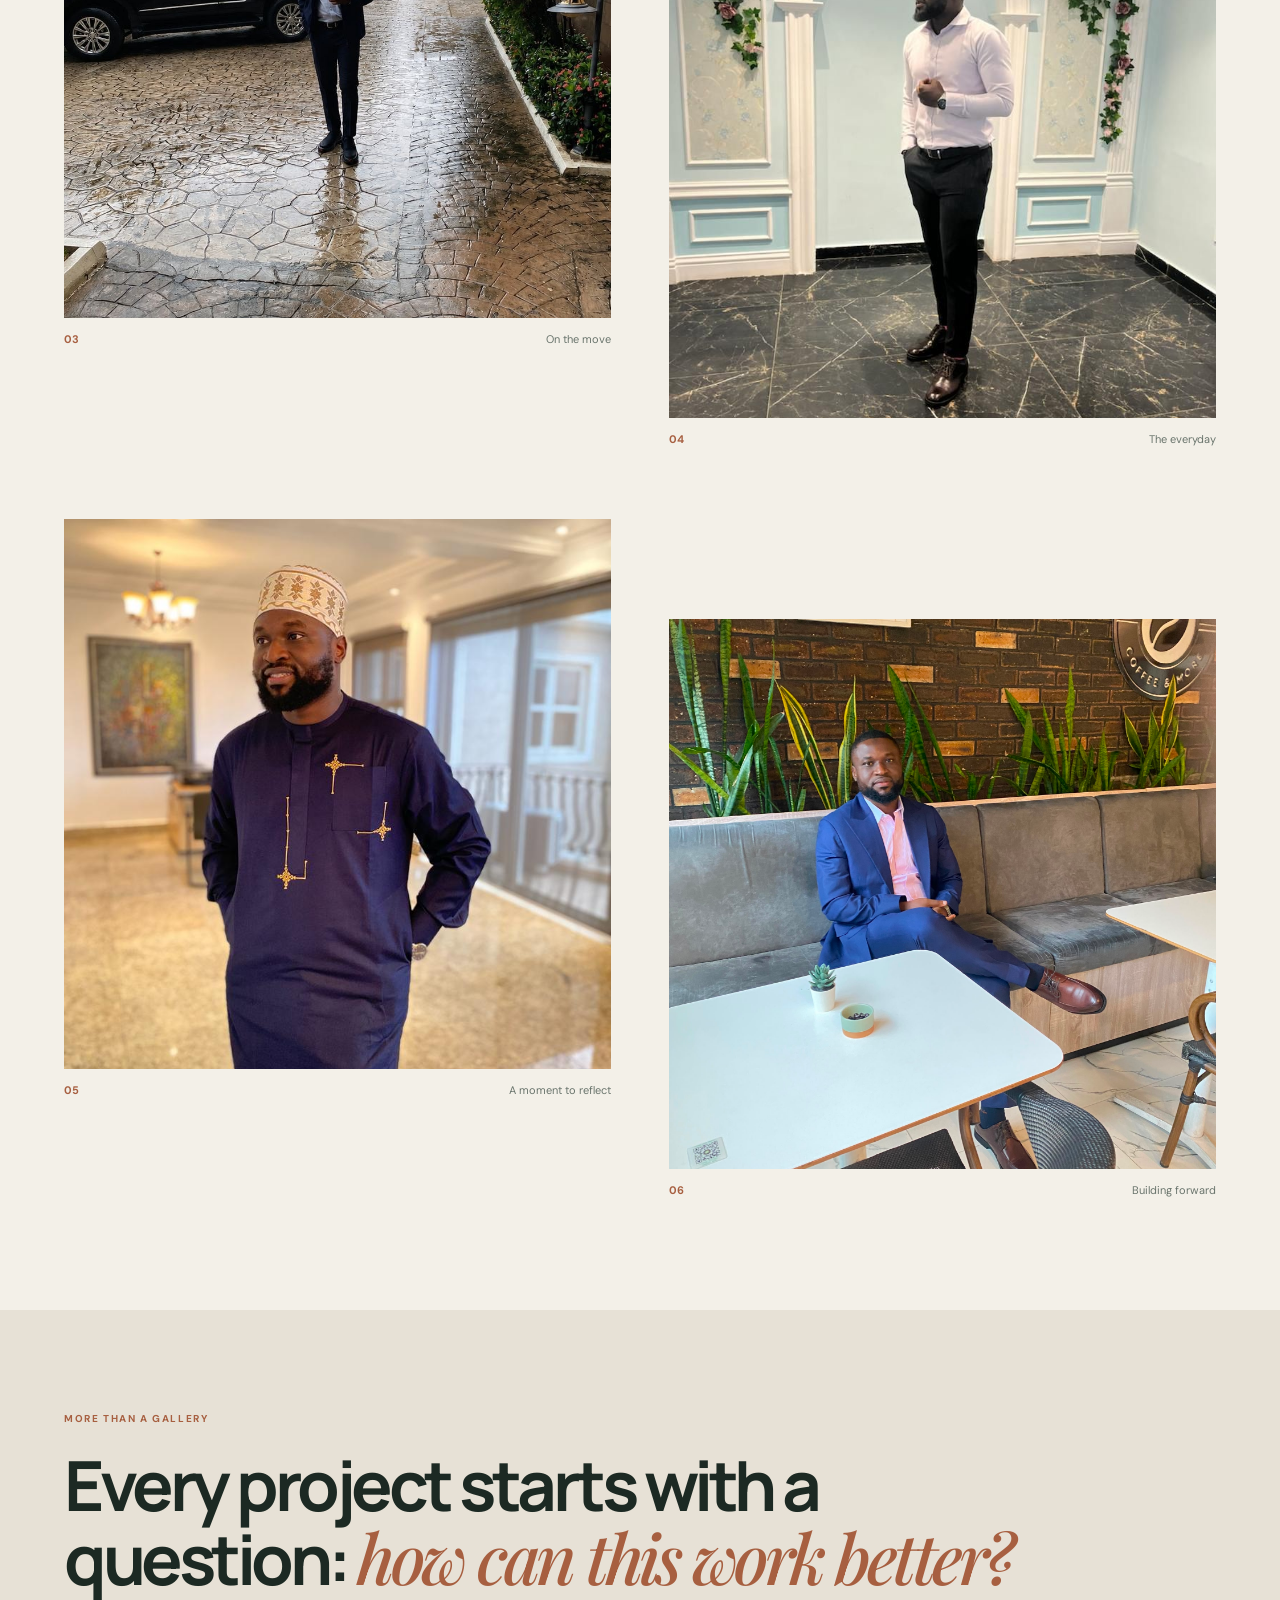
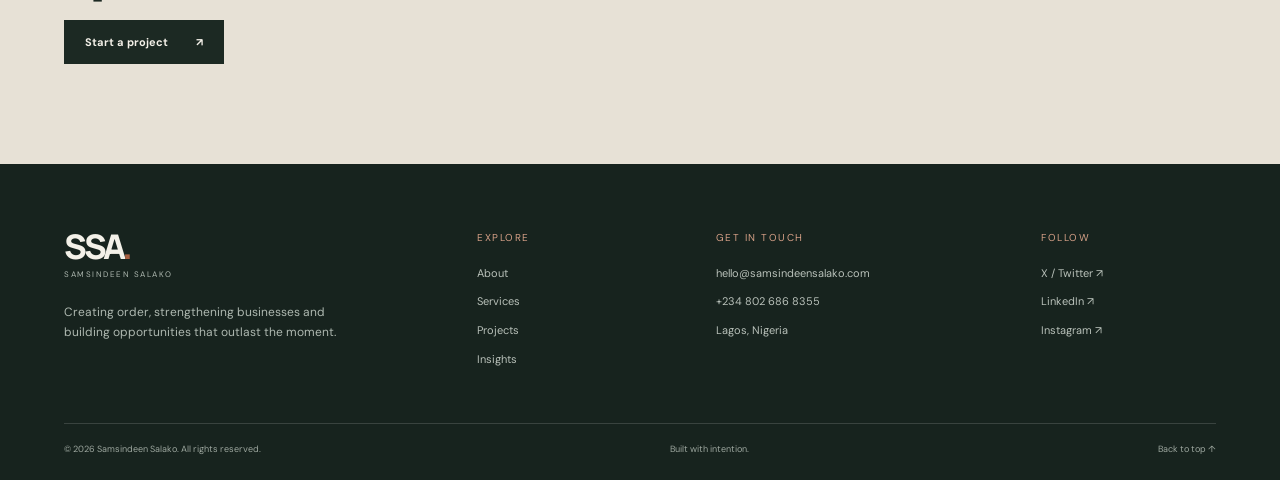
<file: projects.html>
<!doctype html>
<html lang="en">
<head>
    <meta charset="utf-8">
    <meta name="viewport" content="width=device-width, initial-scale=1">
    <meta name="description" content="Samsindeen Salako — business operations, property management, consulting and community impact.">
    <title>Projects — Samsindeen Salako</title>
    <link rel="preconnect" href="https://fonts.googleapis.com">
    <link rel="preconnect" href="https://fonts.gstatic.com" crossorigin>
    <link href="https://fonts.googleapis.com/css2?family=DM+Sans:wght@400;500;600;700&family=Manrope:wght@400;500;600;700;800&family=Playfair+Display:ital,wght@0,500;0,600;1,500&display=swap" rel="stylesheet">
    <link rel="stylesheet" href="css/style.css">
</head>
<body id="top">
<header class="site-header">
    <a class="brand" href="index.html" aria-label="Samsindeen Salako home">
        <span class="brand-mark">SSA<span>.</span></span>
        <span class="brand-caption">SAMSINDEEN SALAKO</span>
    </a>

    <button class="menu-toggle" type="button" aria-label="Toggle navigation" aria-expanded="false">
        <span></span><span></span>
    </button>

    <nav class="main-nav" aria-label="Main navigation">
                    <a
                href="index.html"
                class=""
                            >Home</a>
                    <a
                href="about.html"
                class=""
                            >About</a>
                    <a
                href="services.html"
                class=""
                            >Services</a>
                    <a
                href="projects.html"
                class="active"
                aria-current="page"            >Projects</a>
                    <a
                href="insights.html"
                class=""
                            >Insights</a>
                    <a
                href="contact.html"
                class=""
                            >Contact</a>
            </nav>

    <a class="header-cta" href="contact.html">Start a conversation <span>↗</span></a>
</header>
<main>
        <section class="page-hero section-wrap">
        <p class="eyebrow">Selected moments &amp; work</p>
        <h1>People, places<br><em>and progress.</em></h1>
        <p class="page-lede">A visual collection from the work, the journey and the ventures taking shape.</p>
        <div class="breadcrumb">
            <a href="index.html">Home</a>
            <span>/</span>
            <span>Projects</span>
        </div>
    </section>
    
    <section class="section-wrap project-gallery">
                    <figure class="project-tile">
                <div class="image-frame"><img src="assets/images/project-01.jpg" alt="Portfolio photograph 1"></div>
                <figcaption><span>01</span><span>At work</span></figcaption>
            </figure>
                    <figure class="project-tile">
                <div class="image-frame"><img src="assets/images/project-02.jpg" alt="Portfolio photograph 2"></div>
                <figcaption><span>02</span><span>Leadership</span></figcaption>
            </figure>
                    <figure class="project-tile">
                <div class="image-frame"><img src="assets/images/project-03.jpg" alt="Portfolio photograph 3"></div>
                <figcaption><span>03</span><span>On the move</span></figcaption>
            </figure>
                    <figure class="project-tile">
                <div class="image-frame"><img src="assets/images/project-04.jpg" alt="Portfolio photograph 4"></div>
                <figcaption><span>04</span><span>The everyday</span></figcaption>
            </figure>
                    <figure class="project-tile">
                <div class="image-frame"><img src="assets/images/project-05.jpg" alt="Portfolio photograph 5"></div>
                <figcaption><span>05</span><span>A moment to reflect</span></figcaption>
            </figure>
                    <figure class="project-tile">
                <div class="image-frame"><img src="assets/images/project-06.jpg" alt="Portfolio photograph 6"></div>
                <figcaption><span>06</span><span>Building forward</span></figcaption>
            </figure>
            </section>

    <section class="belief-band">
        <div class="section-wrap">
            <p class="eyebrow">More than a gallery</p>
            <h2>Every project starts with a question: <em>how can this work better?</em></h2>
            <a class="button button-dark" href="contact.html">Start a project <span>↗</span></a>
        </div>
    </section>
</main>
<footer class="site-footer">
    <div class="footer-main">
        <div class="footer-intro">
            <a class="brand brand-footer" href="index.html">
                <span class="brand-mark">SSA<span>.</span></span>
                <span class="brand-caption">SAMSINDEEN SALAKO</span>
            </a>
            <p>Creating order, strengthening businesses and building opportunities that outlast the moment.</p>
        </div>

        <div class="footer-column">
            <span class="footer-label">Explore</span>
            <a href="about.html">About</a>
            <a href="services.html">Services</a>
            <a href="projects.html">Projects</a>
            <a href="insights.html">Insights</a>
        </div>

        <div class="footer-column">
            <span class="footer-label">Get in touch</span>
            <a href="mailto:hello@samsindeensalako.com">hello@samsindeensalako.com</a>
            <a href="tel:+2348026868355">+234 802 686 8355</a>
            <span>Lagos, Nigeria</span>
        </div>

        <div class="footer-column">
            <span class="footer-label">Follow</span>
            <a href="https://x.com/psalmxindynn?s=21" aria-label="X / Twitter">X / Twitter ↗</a>
            <a href="https://www.linkedin.com/in/samsindeensalako?utm_source=share_via&utm_content=profile&utm_medium=member_ios" aria-label="LinkedIn" target="_blank">LinkedIn ↗</a>
            <a href="https://www.instagram.com/psalmxindyn?rpxt=bHlhbTF5cHFtY3Zt" aria-label="Instagram">Instagram ↗</a>
        </div>
    </div>

    <div class="footer-bottom">
        <span>© 2026 Samsindeen Salako. All rights reserved.</span>
        <span>Built with intention.</span>
        <a href="#top">Back to top ↑</a>
    </div>
</footer>
<script src="js/main.js"></script>
</body>
</html>
</file>
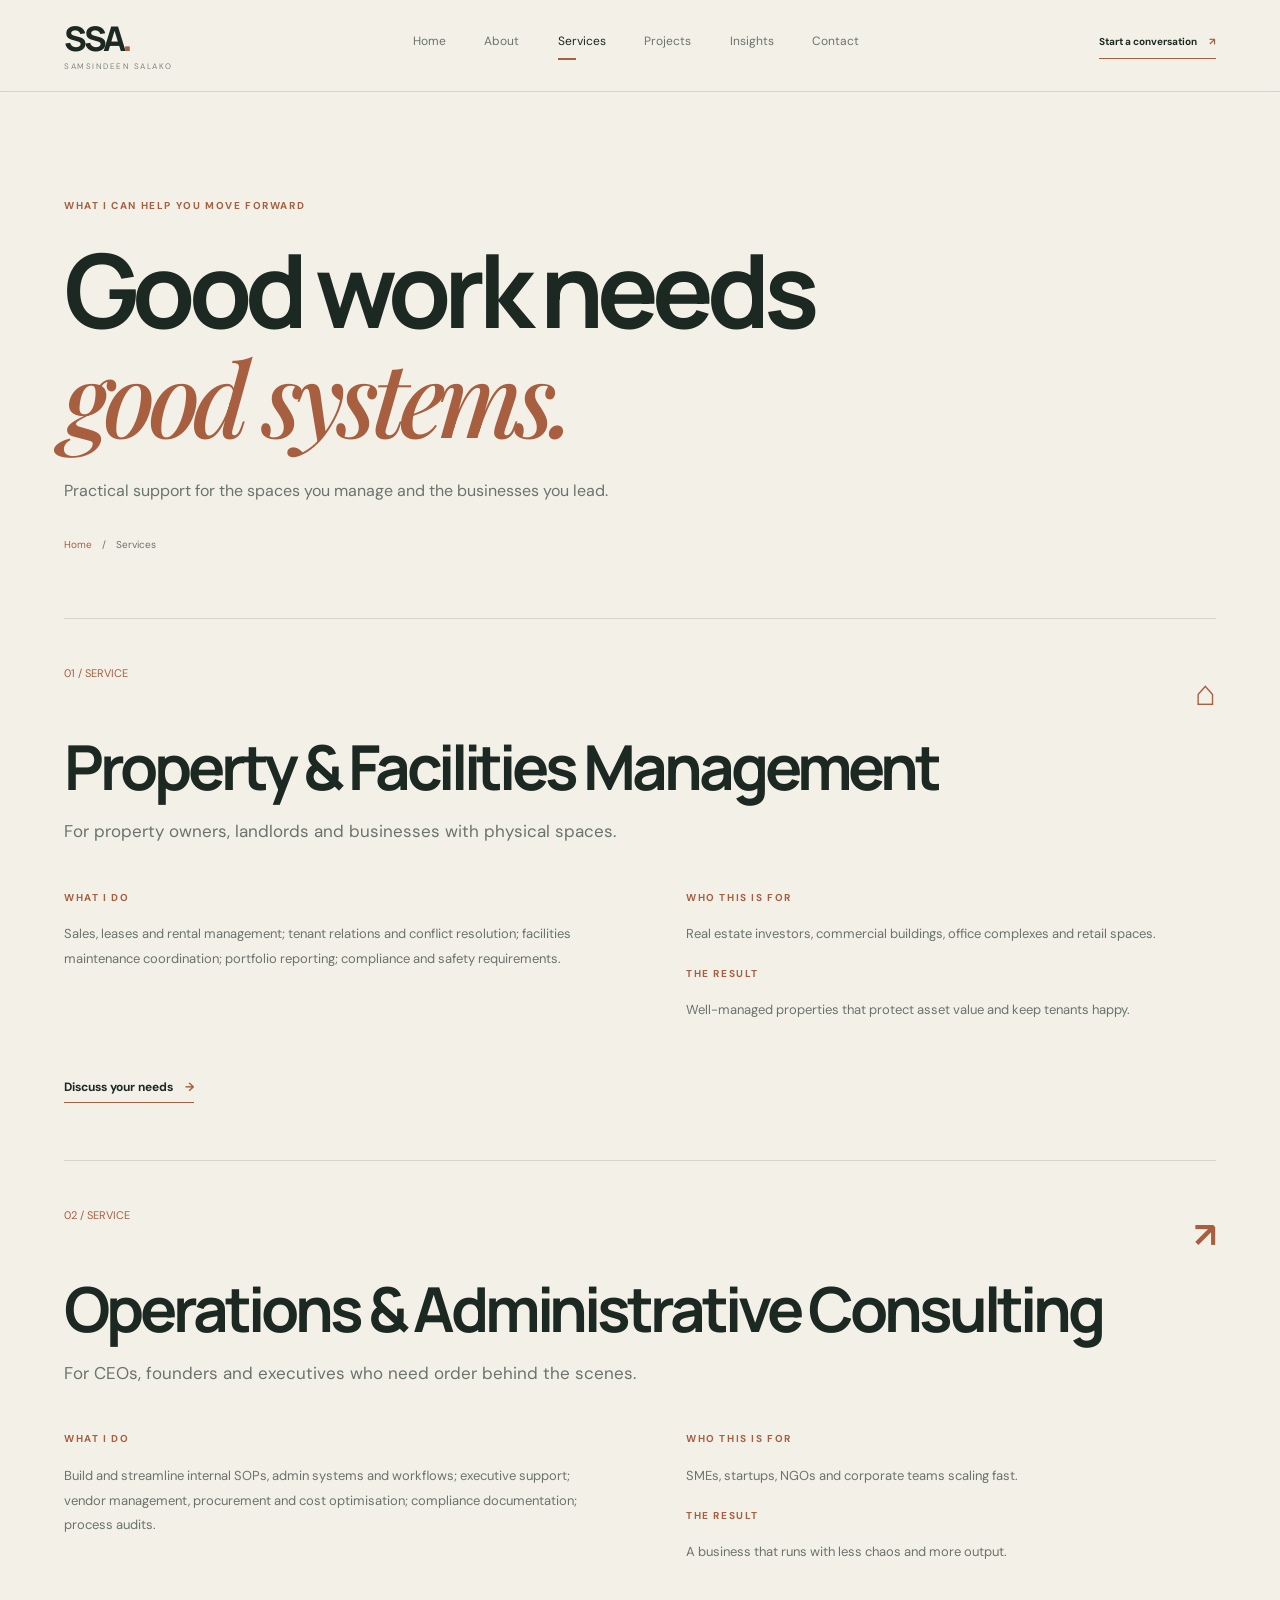
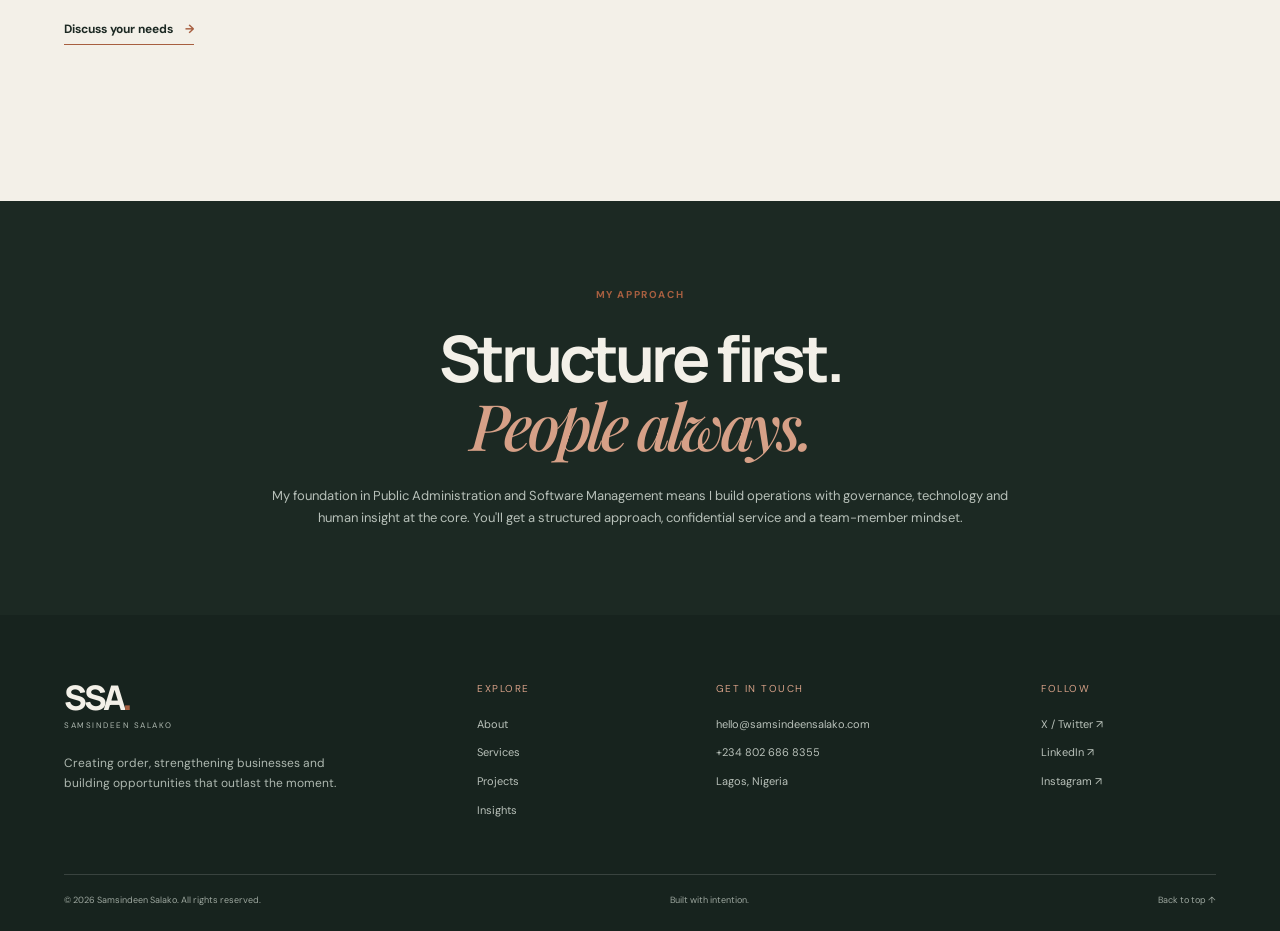
<file: services.html>
<!doctype html>
<html lang="en">
<head>
    <meta charset="utf-8">
    <meta name="viewport" content="width=device-width, initial-scale=1">
    <meta name="description" content="Samsindeen Salako — business operations, property management, consulting and community impact.">
    <title>Services — Samsindeen Salako</title>
    <link rel="preconnect" href="https://fonts.googleapis.com">
    <link rel="preconnect" href="https://fonts.gstatic.com" crossorigin>
    <link href="https://fonts.googleapis.com/css2?family=DM+Sans:wght@400;500;600;700&family=Manrope:wght@400;500;600;700;800&family=Playfair+Display:ital,wght@0,500;0,600;1,500&display=swap" rel="stylesheet">
    <link rel="stylesheet" href="css/style.css">
</head>
<body id="top">
<header class="site-header">
    <a class="brand" href="index.html" aria-label="Samsindeen Salako home">
        <span class="brand-mark">SSA<span>.</span></span>
        <span class="brand-caption">SAMSINDEEN SALAKO</span>
    </a>

    <button class="menu-toggle" type="button" aria-label="Toggle navigation" aria-expanded="false">
        <span></span><span></span>
    </button>

    <nav class="main-nav" aria-label="Main navigation">
                    <a
                href="index.html"
                class=""
                            >Home</a>
                    <a
                href="about.html"
                class=""
                            >About</a>
                    <a
                href="services.html"
                class="active"
                aria-current="page"            >Services</a>
                    <a
                href="projects.html"
                class=""
                            >Projects</a>
                    <a
                href="insights.html"
                class=""
                            >Insights</a>
                    <a
                href="contact.html"
                class=""
                            >Contact</a>
            </nav>

    <a class="header-cta" href="contact.html">Start a conversation <span>↗</span></a>
</header>
<main>
        <section class="page-hero section-wrap">
        <p class="eyebrow">What I can help you move forward</p>
        <h1>Good work needs<br><em>good systems.</em></h1>
        <p class="page-lede">Practical support for the spaces you manage and the businesses you lead.</p>
        <div class="breadcrumb">
            <a href="index.html">Home</a>
            <span>/</span>
            <span>Services</span>
        </div>
    </section>
    
    <section class="section-wrap service-details">
                    <article class="service-detail">
                <div class="service-detail-top"><span>01 / SERVICE</span><strong>⌂</strong></div>
                <h2>Property &amp; Facilities Management</h2>
                <p class="service-lede">For property owners, landlords and businesses with physical spaces.</p>
                <div class="detail-columns">
                    <div><span class="eyebrow">What I do</span><p>Sales, leases and rental management; tenant relations and conflict resolution; facilities maintenance coordination; portfolio reporting; compliance and safety requirements.</p></div>
                    <div><span class="eyebrow">Who this is for</span><p>Real estate investors, commercial buildings, office complexes and retail spaces.</p><span class="eyebrow">The result</span><p>Well-managed properties that protect asset value and keep tenants happy.</p></div>
                </div>
                <a class="text-link" href="contact.html">Discuss your needs <span>→</span></a>
            </article>
                    <article class="service-detail">
                <div class="service-detail-top"><span>02 / SERVICE</span><strong>↗</strong></div>
                <h2>Operations &amp; Administrative Consulting</h2>
                <p class="service-lede">For CEOs, founders and executives who need order behind the scenes.</p>
                <div class="detail-columns">
                    <div><span class="eyebrow">What I do</span><p>Build and streamline internal SOPs, admin systems and workflows; executive support; vendor management, procurement and cost optimisation; compliance documentation; process audits.</p></div>
                    <div><span class="eyebrow">Who this is for</span><p>SMEs, startups, NGOs and corporate teams scaling fast.</p><span class="eyebrow">The result</span><p>A business that runs with less chaos and more output.</p></div>
                </div>
                <a class="text-link" href="contact.html">Discuss your needs <span>→</span></a>
            </article>
            </section>

    <section class="approach-band">
        <div class="section-wrap">
            <p class="eyebrow">My approach</p>
            <h2>Structure first.<br><em>People always.</em></h2>
            <p>My foundation in Public Administration and Software Management means I build operations with governance, technology and human insight at the core. You'll get a structured approach, confidential service and a team-member mindset.</p>
        </div>
    </section>
</main>
<footer class="site-footer">
    <div class="footer-main">
        <div class="footer-intro">
            <a class="brand brand-footer" href="index.html">
                <span class="brand-mark">SSA<span>.</span></span>
                <span class="brand-caption">SAMSINDEEN SALAKO</span>
            </a>
            <p>Creating order, strengthening businesses and building opportunities that outlast the moment.</p>
        </div>

        <div class="footer-column">
            <span class="footer-label">Explore</span>
            <a href="about.html">About</a>
            <a href="services.html">Services</a>
            <a href="projects.html">Projects</a>
            <a href="insights.html">Insights</a>
        </div>

        <div class="footer-column">
            <span class="footer-label">Get in touch</span>
            <a href="mailto:hello@samsindeensalako.com">hello@samsindeensalako.com</a>
            <a href="tel:+2348026868355">+234 802 686 8355</a>
            <span>Lagos, Nigeria</span>
        </div>

        <div class="footer-column">
            <span class="footer-label">Follow</span>
            <a href="https://x.com/psalmxindynn?s=21" aria-label="X / Twitter">X / Twitter ↗</a>
            <a href="https://www.linkedin.com/in/samsindeensalako?utm_source=share_via&utm_content=profile&utm_medium=member_ios" aria-label="LinkedIn" target="_blank">LinkedIn ↗</a>
            <a href="https://www.instagram.com/psalmxindyn?rpxt=bHlhbTF5cHFtY3Zt" aria-label="Instagram">Instagram ↗</a>
        </div>
    </div>

    <div class="footer-bottom">
        <span>© 2026 Samsindeen Salako. All rights reserved.</span>
        <span>Built with intention.</span>
        <a href="#top">Back to top ↑</a>
    </div>
</footer>
<script src="js/main.js"></script>
</body>
</html>
</file>
<file: css/style.css>
/* Samsindeen Salako — new editorial design system */
:root {
    --paper: #f3f0e8;
    --paper-dark: #e7e1d6;
    --ink: #1c2923;
    --muted: #69746c;
    --copper: #a75f40;
    --line: #1c292322;
    --serif: "Playfair Display", Georgia, serif;
    --sans: "DM Sans", Arial, sans-serif;
    --display: "Manrope", Arial, sans-serif;
    --max: 1200px
}

* {
    box-sizing: border-box
}

html {
    scroll-behavior: smooth
}

body {
    margin: 0;
    background: var(--paper);
    color: var(--ink);
    font: 15px/1.7 var(--sans)
}

a {
    color: inherit;
    text-decoration: none
}

img {
    display: block;
    width: 100%;
    height: 100%;
    object-fit: cover
}

.section-wrap {
    width: min(var(--max), 90%);
    margin-inline: auto
}

.site-header {
    height: 92px;
    padding: 0 5%;
    display: flex;
    align-items: center;
    justify-content: space-between;
    border-bottom: 1px solid var(--line);
    position: sticky;
    top: 0;
    z-index: 30;
    background: #f3f0e8ed;
    backdrop-filter: blur(14px)
}

.brand {
    display: flex;
    flex-direction: column;
    line-height: 1
}

.brand-mark {
    font: 800 34px/1 var(--display);
    letter-spacing: -.12em
}

.brand-mark span {
    color: var(--copper)
}

.brand-caption {
    font-size: 8px;
    letter-spacing: .19em;
    color: #7d857d;
    margin-top: 7px
}

.main-nav {
    display: flex;
    gap: clamp(18px, 3vw, 42px)
}

.main-nav a {
    font-size: 12px;
    color: var(--muted)
}

.main-nav a.active, .main-nav a:hover {
    color: var(--ink)
}

.main-nav a.active:after {
    content: "";
    display: block;
    background: var(--copper);
    height: 2px;
    width: 18px;
    margin-top: 7px
}

.header-cta {
    font-size: 10px;
    font-weight: 700;
    border-bottom: 1px solid var(--copper);
    padding-bottom: 8px
}

.header-cta span {
    color: var(--copper);
    margin-left: 10px
}

.menu-toggle {
    display: none
}

.eyebrow {
    font-size: 10px;
    letter-spacing: .16em;
    font-weight: 700;
    text-transform: uppercase;
    color: var(--copper);
    margin: 0 0 22px
}

.eyebrow-line {
    display: inline-block;
    width: 30px;
    height: 1px;
    background: var(--copper);
    vertical-align: middle;
    margin-right: 10px
}

h1, h2, h3 {
    font-family: var(--display);
    line-height: 1.04;
    letter-spacing: -.065em;
    margin-top: 0
}

h1 {
    font-size: clamp(54px, 7.5vw, 100px);
    margin-bottom: 25px
}

h2 {
    font-size: clamp(38px, 5vw, 65px);
    margin-bottom: 25px
}

h1 em, h2 em, blockquote em {
    font-family: var(--serif);
    color: var(--copper);
    font-weight: 500
}

.hero {
    min-height: 690px;
    display: grid;
    grid-template-columns: 1.05fr .95fr;
    gap: 6%;
    align-items: center;
    padding-top: 55px;
    padding-bottom: 75px
}

.hero-text, .hero-intro {
    font-size: 17px;
    color: var(--muted);
    max-width: 560px;
    line-height: 1.85
}

.hero-intro strong {
    color: var(--ink)
}

.hero-actions {
    display: flex;
    align-items: center;
    gap: 30px;
    margin-top: 32px
}

.button {
    display: inline-flex;
    align-items: center;
    gap: 28px;
    padding: 15px 21px;
    font: 700 11px var(--sans);
    border: 0;
    cursor: pointer;
    transition: .25s
}

.button:hover {
    transform: translateY(-3px)
}

.button-dark {
    background: var(--ink);
    color: var(--paper)
}

.button-dark:hover {
    background: var(--copper)
}

.button-light {
    background: var(--paper);
    color: var(--ink)
}

.text-link {
    font-size: 12px;
    font-weight: 700;
    border-bottom: 1px solid var(--copper);
    padding-bottom: 7px
}

.text-link span {
    color: var(--copper);
    margin-left: 9px
}

.hero-meta {
    display: flex;
    align-items: center;
    gap: 13px;
    margin-top: 75px;
    font-size: 10px;
    color: var(--muted)
}

.hero-meta strong {
    color: var(--copper)
}

.hero-meta span {
    height: 1px;
    width: 40px;
    background: var(--line)
}

.hero-visual {
    height: 555px;
    position: relative;
    padding: 0 5% 5% 10%
}

.image-frame {
    height: 100%;
    position: relative;
    overflow: hidden;
    background: linear-gradient(140deg, #d7c7b6, #9ba397 55%, #45564c)
}

.image-frame img {
    position: absolute;
    inset: 0;
    z-index: 1
}

.image-placeholder {
    background: linear-gradient(140deg, #d7c7b6, #9ba397 55%, #45564c) !important
}

.image-placeholder-mark {
    position: absolute;
    inset: 0;
    display: grid;
    place-items: center;
    color: #ffffff55;
    font: 800 clamp(70px, 13vw, 150px) var(--display);
    letter-spacing: -.12em
}

.hero-image {
    clip-path: polygon(8% 0, 100% 0, 100% 91%, 0 100%, 0 10%)
}

.hero-note {
    position: absolute;
    right: -2%;
    bottom: 0;
    background: var(--copper);
    color: white;
    padding: 19px 23px;
    display: flex;
    align-items: center;
    gap: 13px
}

.hero-note strong {
    font: 700 36px var(--display)
}

.hero-note span {
    font-size: 10px;
    line-height: 1.4
}

.vertical-label {
    position: absolute;
    left: 0;
    top: 12%;
    writing-mode: vertical-rl;
    transform: rotate(180deg);
    font-size: 8px;
    letter-spacing: .18em;
    color: var(--muted)
}

.intro-band {
    background: var(--paper-dark);
    padding: 65px 0
}

.intro-grid {
    display: grid;
    grid-template-columns: 180px 1fr 50px;
    gap: 4%;
    align-items: center
}

.intro-grid .eyebrow {
    margin: 0
}

.intro-grid>p:nth-child(2) {
    font: 500 clamp(22px, 3vw, 37px)/1.4 var(--display);
    letter-spacing: -.04em;
    margin: 0
}

.intro-grid em {
    font-family: var(--serif);
    color: var(--copper)
}

.round-link {
    border: 1px solid var(--ink);
    width: 46px;
    height: 46px;
    border-radius: 50%;
    display: grid;
    place-items: center;
    font-size: 20px
}

.section-padding {
    padding-top: 115px;
    padding-bottom: 115px
}

.section-heading {
    display: flex;
    align-items: end;
    justify-content: space-between;
    margin-bottom: 45px
}

.section-heading h2 {
    margin: 0
}

.section-heading>.text-link {
    margin-bottom: 7px
}

.service-grid {
    display: grid;
    grid-template-columns: 1fr 1fr;
    gap: 18px
}

.service-card {
    padding: 35px;
    min-height: 320px;
    background: #e9e5dc;
    border: 1px solid var(--line);
    position: relative;
    transition: .3s
}

.service-card:hover {
    transform: translateY(-5px);
    background: #e3d9cc
}

.card-number {
    position: absolute;
    right: 30px;
    top: 28px;
    color: var(--copper);
    font-size: 11px
}

.service-symbol {
    display: block;
    font-size: 36px;
    color: var(--copper);
    margin: 20px 0 32px
}

.service-card h3 {
    font-size: 25px;
    margin-bottom: 10px
}

.service-card p {
    font-size: 13px;
    color: var(--muted);
    max-width: 430px
}

.service-card>a {
    display: inline-block;
    font-size: 10px;
    font-weight: 700;
    color: var(--copper);
    margin-top: 17px
}

.venture-section {
    background: var(--ink);
    color: var(--paper);
    padding: 110px 0
}

.venture-grid {
    display: grid;
    grid-template-columns: .9fr 1.1fr;
    gap: 9%;
    align-items: center
}

.venture-visual .image-frame {
    height: 570px
}

.image-caption {
    display: block;
    color: #aeb8b0;
    font-size: 10px;
    margin-top: 12px
}

.venture-copy h2 {
    font-size: clamp(40px, 5vw, 62px)
}

.venture-copy h2 em {
    color: #d6a087
}

.venture-list {
    margin: 40px 0
}

.venture-list article {
    display: grid;
    grid-template-columns: 42px 1fr;
    gap: 15px;
    border-top: 1px solid #ffffff25;
    padding: 20px 0
}

.venture-list article>span {
    color: #d6a087;
    font-size: 12px
}

.venture-list h3 {
    font-size: 18px;
    margin: 0 0 7px
}

.venture-list h3 small {
    display: block;
    font: 400 15px var(--sans);
    color: #d6a087;
    margin-top: 5px
}

.venture-list p {
    font-size: 12px;
    color: #b7c0b9;
    margin: 0
}

.text-link-light {
    color: var(--paper)
}

.quote-section {
    text-align: center;
    padding-top: 115px;
    padding-bottom: 125px
}

.quote-section .eyebrow {
    margin-bottom: 30px
}

.quote-section blockquote {
    font: 500 clamp(34px, 5vw, 64px)/1.25 var(--display);
    letter-spacing: -.06em;
    max-width: 950px;
    margin: 0 auto 24px
}

.quote-section>span {
    font-size: 11px;
    color: var(--muted)
}

.article-grid {
    display: grid;
    grid-template-columns: repeat(3, 1fr);
    gap: 22px
}

.article-card {
    display: block;
    border-bottom: 1px solid var(--line);
    padding-bottom: 20px;
    transition: .3s
}

.article-card:hover {
    transform: translateY(-5px)
}

.article-image {
    height: 250px;
    margin-bottom: 20px
}

.article-card>.eyebrow {
    font-size: 9px;
    margin-bottom: 10px
}

.article-card h3 {
    font-size: 20px;
    margin: 10px 0
}

.article-card p {
    font-size: 12px;
    color: var(--muted)
}

.article-link {
    display: inline-block;
    font-size: 10px;
    font-weight: 700;
    color: var(--copper);
    margin-top: 12px
}

.closing-cta {
    background: var(--copper);
    color: #fff;
    overflow: hidden
}

.closing-inner {
    padding-top: 95px;
    padding-bottom: 105px;
    position: relative
}

.closing-cta .eyebrow {
    color: #f0d6c9
}

.closing-cta h2 {
    font-size: clamp(55px, 8vw, 100px);
    margin-bottom: 30px
}

.closing-cta h2 em {
    color: #f1d7ca
}

.cta-watermark {
    position: absolute;
    right: 2%;
    top: 5%;
    font: 800 clamp(150px, 25vw, 320px) var(--display);
    letter-spacing: -.12em;
    color: #ffffff13
}

.site-footer {
    background: #17231e;
    color: var(--paper);
    padding: 65px 5% 22px
}

.footer-main {
    width: min(var(--max), 100%);
    margin: auto;
    display: grid;
    grid-template-columns: 2fr 1fr 1.5fr 1fr;
    gap: 5vw;
    padding-bottom: 55px
}

.brand-footer .brand-caption {
    color: #aeb8b0
}

.footer-intro p {
    max-width: 290px;
    color: #aeb8b0;
    font-size: 12px;
    margin-top: 24px
}

.footer-column {
    display: flex;
    flex-direction: column;
    gap: 10px
}

.footer-label {
    font-size: 10px;
    letter-spacing: .15em;
    color: #d6a087;
    margin-bottom: 8px;
    text-transform: uppercase
}

.footer-column a, .footer-column>span:not(.footer-label) {
    font-size: 11px;
    color: #b9c1ba
}

.footer-bottom {
    width: min(var(--max), 100%);
    margin: auto;
    border-top: 1px solid #ffffff25;
    padding-top: 18px;
    display: flex;
    justify-content: space-between;
    color: #9da79f;
    font-size: 9px
}

.page-hero {
    padding-top: 105px;
    padding-bottom: 65px
}

.page-hero h1 {
    font-size: clamp(55px, 8vw, 104px)
}

.page-lede {
    font-size: 16px;
    line-height: 1.8;
    color: var(--muted);
    max-width: 640px
}

.breadcrumb {
    display: flex;
    gap: 10px;
    font-size: 10px;
    color: var(--muted);
    margin-top: 30px
}

.breadcrumb a {
    color: var(--copper)
}

.about-feature {
    display: grid;
    grid-template-columns: .9fr 1.1fr;
    gap: 8%;
    align-items: center
}

.about-portrait {
    height: 570px
}

.about-copy h2 {
    font-size: clamp(38px, 4.7vw, 58px)
}

.about-copy p:not(.eyebrow) {
    font-size: 14px;
    line-height: 1.9;
    color: var(--muted)
}

.timeline {
    max-width: 900px;
    margin: 50px 0 0 auto
}

.timeline article {
    display: grid;
    grid-template-columns: 65px 1fr;
    gap: 20px;
    padding: 30px 0;
    border-top: 1px solid var(--line)
}

.timeline article>span {
    color: var(--copper);
    font: 700 21px var(--display)
}

.timeline h3 {
    font-size: 22px;
    margin: 0 0 10px
}

.timeline h3 small {
    display: block;
    color: var(--copper);
    font: 500 11px var(--sans);
    margin-top: 6px
}

.timeline p {
    font-size: 13px;
    color: var(--muted);
    max-width: 720px
}

.belief-band {
    background: var(--paper-dark);
    padding: 100px 0
}

.belief-band h2 {
    max-width: 950px;
    font-size: clamp(38px, 5.4vw, 70px)
}

.belief-band p:not(.eyebrow) {
    max-width: 700px;
    color: var(--muted);
    font-size: 14px
}

.service-details {
    padding-bottom: 100px
}

.service-detail {
    padding: 45px 0 60px;
    border-top: 1px solid var(--line)
}

.service-detail-top {
    display: flex;
    justify-content: space-between;
    color: var(--copper);
    font-size: 11px
}

.service-detail-top strong {
    font-size: 35px
}

.service-detail h2 {
    font-size: clamp(38px, 5vw, 62px);
    margin: 12px 0
}

.service-lede {
    font-size: 17px;
    color: var(--muted);
    max-width: 680px
}

.detail-columns {
    display: grid;
    grid-template-columns: 1fr 1fr;
    gap: 8%;
    margin: 38px 0
}

.detail-columns .eyebrow {
    margin-bottom: 10px
}

.detail-columns p {
    font-size: 13px;
    color: var(--muted);
    line-height: 1.9
}

.approach-band {
    background: var(--ink);
    color: var(--paper);
    padding: 85px 0;
    text-align: center
}

.approach-band h2 em {
    color: #d6a087
}

.approach-band p:last-child {
    max-width: 750px;
    margin: auto;
    color: #b7c0b9;
    font-size: 13px
}

.project-gallery {
    display: grid;
    grid-template-columns: 1fr 1fr;
    gap: 70px 5%;
    padding-bottom: 110px
}

.project-tile {
    margin: 0
}

.project-tile:nth-child(even) {
    margin-top: 100px
}

.project-tile .image-frame {
    height: clamp(350px, 43vw, 550px)
}

.project-tile figcaption {
    display: flex;
    justify-content: space-between;
    padding-top: 12px;
    font-size: 11px;
    color: var(--muted)
}

.project-tile figcaption span:first-child {
    color: var(--copper);
    font-weight: 700
}

.insights-intro {
    display: flex;
    justify-content: space-between;
    border-bottom: 1px solid var(--line);
    padding-bottom: 16px;
    margin-bottom: 32px
}

.insights-intro .eyebrow {
    margin: 0
}

.insights-intro p {
    font: 500 20px var(--display);
    margin: 0
}

.article-grid-six {
    row-gap: 50px
}

.article-hero {
    padding-top: 95px
}

.article-hero h1 {
    font-size: clamp(48px, 7vw, 86px);
    max-width: 950px
}

.article-cover {
    height: 500px;
    margin-top: 45px
}

.article-body {
    max-width: 720px;
    margin: auto;
    padding: 75px 20px 110px
}

.article-body p {
    font-size: 15px;
    line-height: 2;
    color: var(--muted);
    margin-bottom: 25px
}

.article-body h2 {
    font-size: 36px;
    margin-top: 45px
}

.contact-layout {
    display: grid;
    grid-template-columns: .9fr 1.1fr;
    gap: 8%;
    padding-top: 20px;
    padding-bottom: 90px
}

.contact-portrait {
    height: 620px
}

.contact-details {
    display: flex;
    flex-direction: column;
    gap: 9px;
    padding-top: 20px
}

.contact-details a {
    font-size: 13px;
    font-weight: 700
}

.contact-details>span:last-child, .muted {
    font-size: 12px;
    color: var(--muted)
}

.contact-form-wrap h2 {
    font-size: clamp(42px, 5vw, 64px)
}

.contact-form {
    display: grid;
    gap: 18px;
    margin-top: 30px
}

.contact-form label {
    font-size: 10px;
    font-weight: 700;
    letter-spacing: .08em;
    text-transform: uppercase
}

.contact-form input, .contact-form textarea {
    display: block;
    width: 100%;
    margin-top: 8px;
    padding: 15px;
    background: transparent;
    border: 1px solid #1c292344;
    font: 13px var(--sans);
    color: var(--ink);
    outline: none
}

.contact-form input:focus, .contact-form textarea:focus {
    border-color: var(--copper)
}

.contact-form textarea {
    resize: vertical
}

.contact-form button {
    justify-self: start
}

.contact-form small {
    font-size: 10px;
    color: var(--muted)
}

.form-message {
    padding: 12px;
    background: #f1dfd5;
    color: #7b3d26;
    font-size: 12px
}

.form-message.success {
    background: #dce8dd;
    color: #2b593d
}

@media(max-width:850px) {
    .site-header {
        height: 78px
    }

    .main-nav {
        gap: 15px
    }

    .header-cta {
        display: none
    }

    .hero {
        min-height: 0
    }

    .hero-visual {
        height: 470px
    }

    .intro-grid {
        grid-template-columns: 1fr 45px
    }

    .intro-grid .eyebrow {
        grid-column: 1/-1
    }

    .footer-main {
        grid-template-columns: 1.5fr 1fr 1fr
    }

    .footer-column:last-child {
        grid-column: 2
    }

    .about-feature {
        gap: 5%
    }

    .contact-layout {
        gap: 5%
    }
}

@media(max-width:650px) {
    .section-wrap {
        width: calc(100% - 40px)
    }

    .site-header {
        padding: 0 20px
    }

    .menu-toggle {
        display: flex;
        flex-direction: column;
        gap: 6px;
        background: none;
        border: 0;
        padding: 10px
    }

    .menu-toggle span {
        width: 24px;
        height: 1px;
        background: var(--ink)
    }

    .main-nav {
        position: absolute;
        top: 78px;
        left: 0;
        right: 0;
        background: var(--paper);
        display: flex;
        flex-direction: column;
        gap: 0;
        max-height: 0;
        overflow: hidden;
        padding: 0 20px;
        transition: .3s
    }

    .main-nav.is-open {
        max-height: 380px;
        padding: 12px 20px 20px;
        border-bottom: 1px solid var(--line)
    }

    .main-nav a {
        padding: 12px 0;
        border-bottom: 1px solid var(--line)
    }

    .main-nav a.active:after {
        display: none
    }

    .hero {
        display: flex;
        flex-direction: column;
        align-items: stretch;
        padding-top: 55px;
        gap: 35px
    }

    .hero h1 {
        font-size: clamp(48px, 13vw, 70px)
    }

    .hero-intro {
        font-size: 15px
    }

    .hero-visual {
        height: 420px;
        padding-left: 7%
    }

    .hero-meta {
        margin-top: 45px;
        flex-wrap: wrap
    }

    .intro-band {
        padding: 42px 0
    }

    .intro-grid {
        grid-template-columns: 1fr 45px;
        gap: 16px
    }

    .intro-grid>p:nth-child(2) {
        font-size: 23px
    }

    .section-padding {
        padding: 75px 0
    }

    .section-heading {
        display: block
    }

    .section-heading h2 {
        font-size: 42px
    }

    .section-heading>.text-link {
        display: inline-block;
        margin-top: 22px
    }

    .service-grid, .article-grid {
        grid-template-columns: 1fr
    }

    .service-card {
        min-height: 270px;
        padding: 28px
    }

    .venture-section {
        padding: 75px 0
    }

    .venture-grid {
        grid-template-columns: 1fr;
        gap: 40px
    }

    .venture-visual .image-frame {
        height: 420px
    }

    .venture-copy h2 {
        font-size: 42px
    }

    .quote-section {
        padding: 75px 0
    }

    .quote-section blockquote {
        font-size: 34px
    }

    .closing-inner {
        padding: 75px 0
    }

    .closing-cta h2 {
        font-size: 58px
    }

    .cta-watermark {
        font-size: 160px;
        top: 55%
    }

    .footer-main {
        grid-template-columns: 1fr 1fr;
        gap: 32px 18px
    }

    .footer-intro {
        grid-column: 1/-1
    }

    .footer-column:last-child {
        grid-column: auto
    }

    .footer-bottom {
        flex-wrap: wrap;
        gap: 10px;
        line-height: 1.8
    }

    .page-hero {
        padding-top: 70px;
        padding-bottom: 45px
    }

    .page-hero h1 {
        font-size: clamp(49px, 13vw, 72px)
    }

    .page-lede {
        font-size: 14px
    }

    .about-feature {
        grid-template-columns: 1fr;
        gap: 35px
    }

    .about-portrait {
        height: 420px
    }

    .about-copy h2 {
        font-size: 39px
    }

    .timeline article {
        grid-template-columns: 40px 1fr;
        gap: 12px
    }

    .timeline h3 {
        font-size: 18px
    }

    .belief-band {
        padding: 75px 0
    }

    .belief-band h2 {
        font-size: 40px
    }

    .service-details {
        padding-bottom: 70px
    }

    .service-detail {
        padding: 35px 0 45px
    }

    .service-detail h2 {
        font-size: 38px
    }

    .detail-columns {
        grid-template-columns: 1fr;
        gap: 12px
    }

    .project-gallery {
        grid-template-columns: 1fr;
        gap: 35px;
        padding-bottom: 75px
    }

    .project-tile:nth-child(even) {
        margin-top: 0
    }

    .project-tile .image-frame {
        height: 420px
    }

    .insights-intro {
        display: block
    }

    .insights-intro p {
        font-size: 17px;
        margin-top: 10px
    }

    .article-grid-six {
        row-gap: 35px
    }

    .article-hero {
        padding-top: 70px
    }

    .article-hero h1 {
        font-size: 45px
    }

    .article-cover {
        height: 330px
    }

    .article-body {
        padding: 55px 20px 80px
    }

    .contact-layout {
        grid-template-columns: 1fr;
        gap: 35px;
        padding-bottom: 65px
    }

    .contact-portrait {
        height: 420px
    }

    .contact-form-wrap h2 {
        font-size: 46px
    }
}

@media(prefers-reduced-motion:reduce) {
    html {
        scroll-behavior: auto
    }

    *, *:before, *:after {
        transition: none !important;
        animation: none !important
    }
}
</file>
